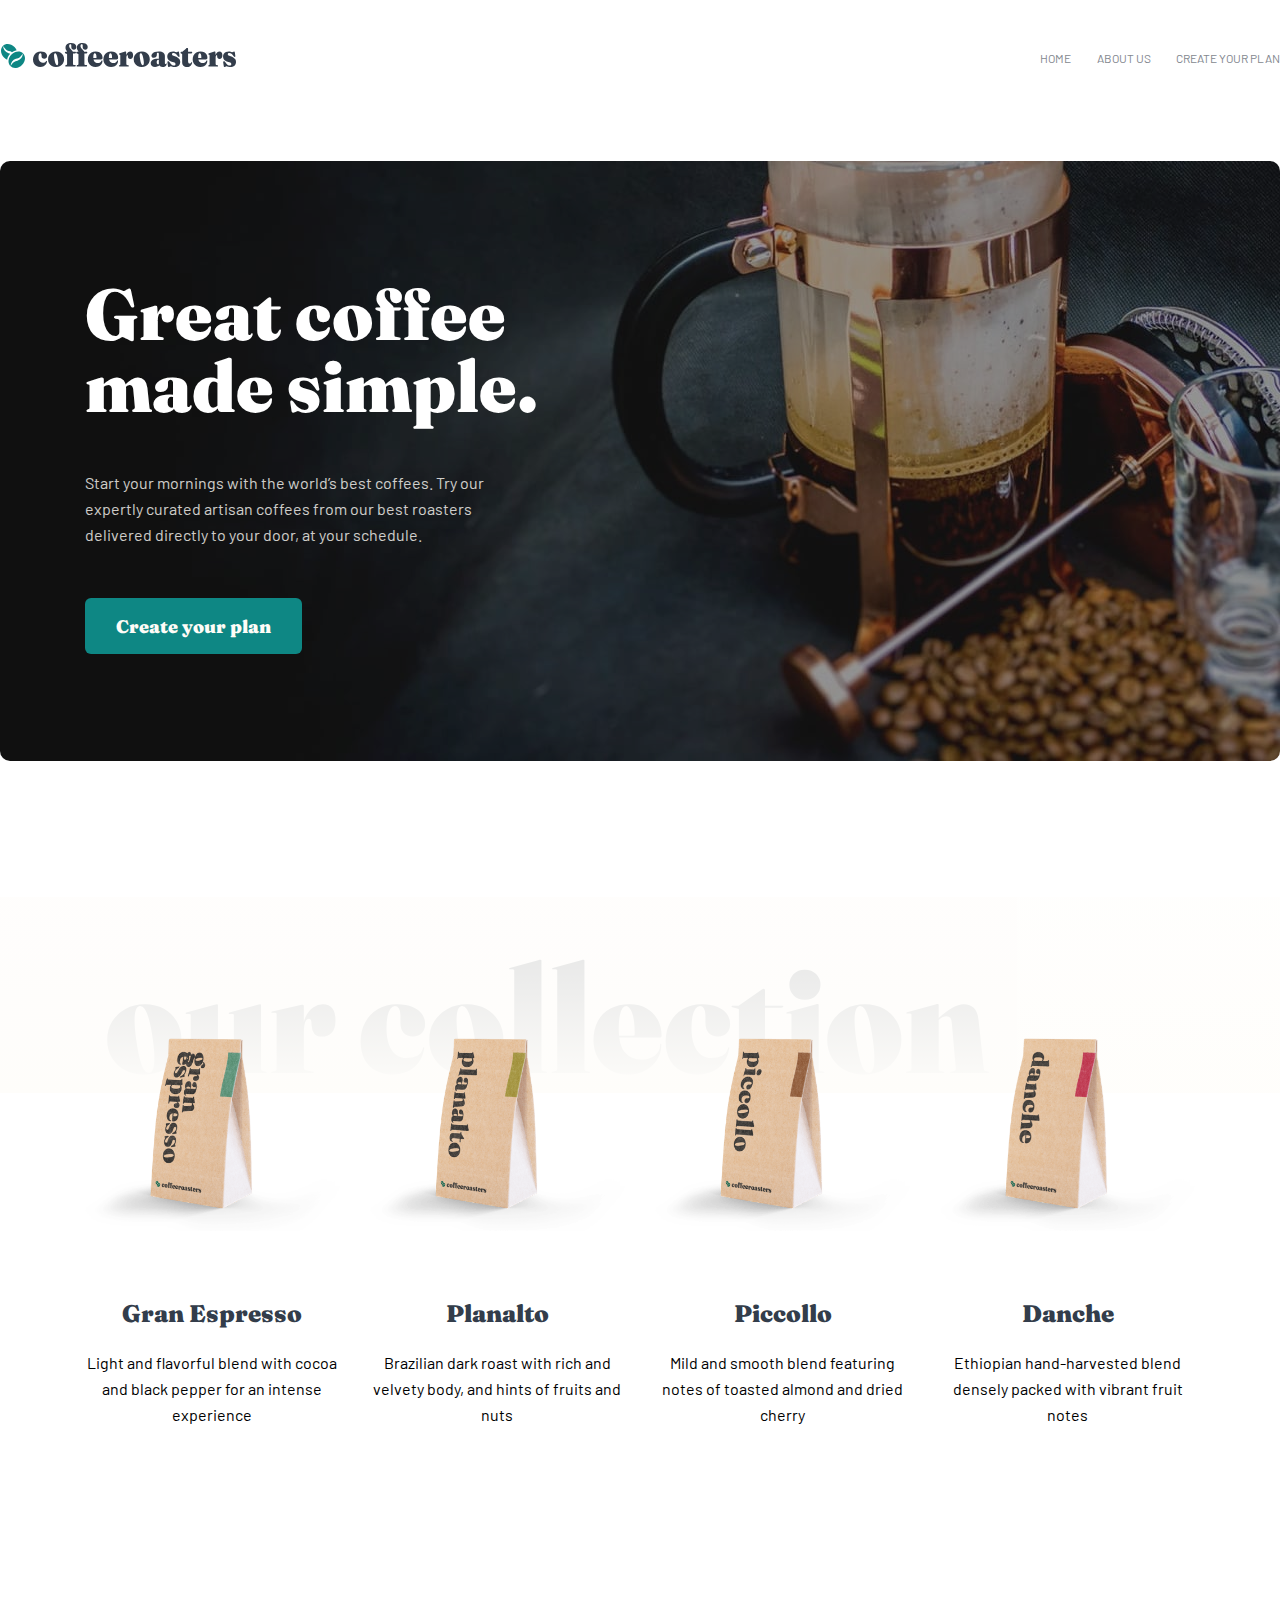
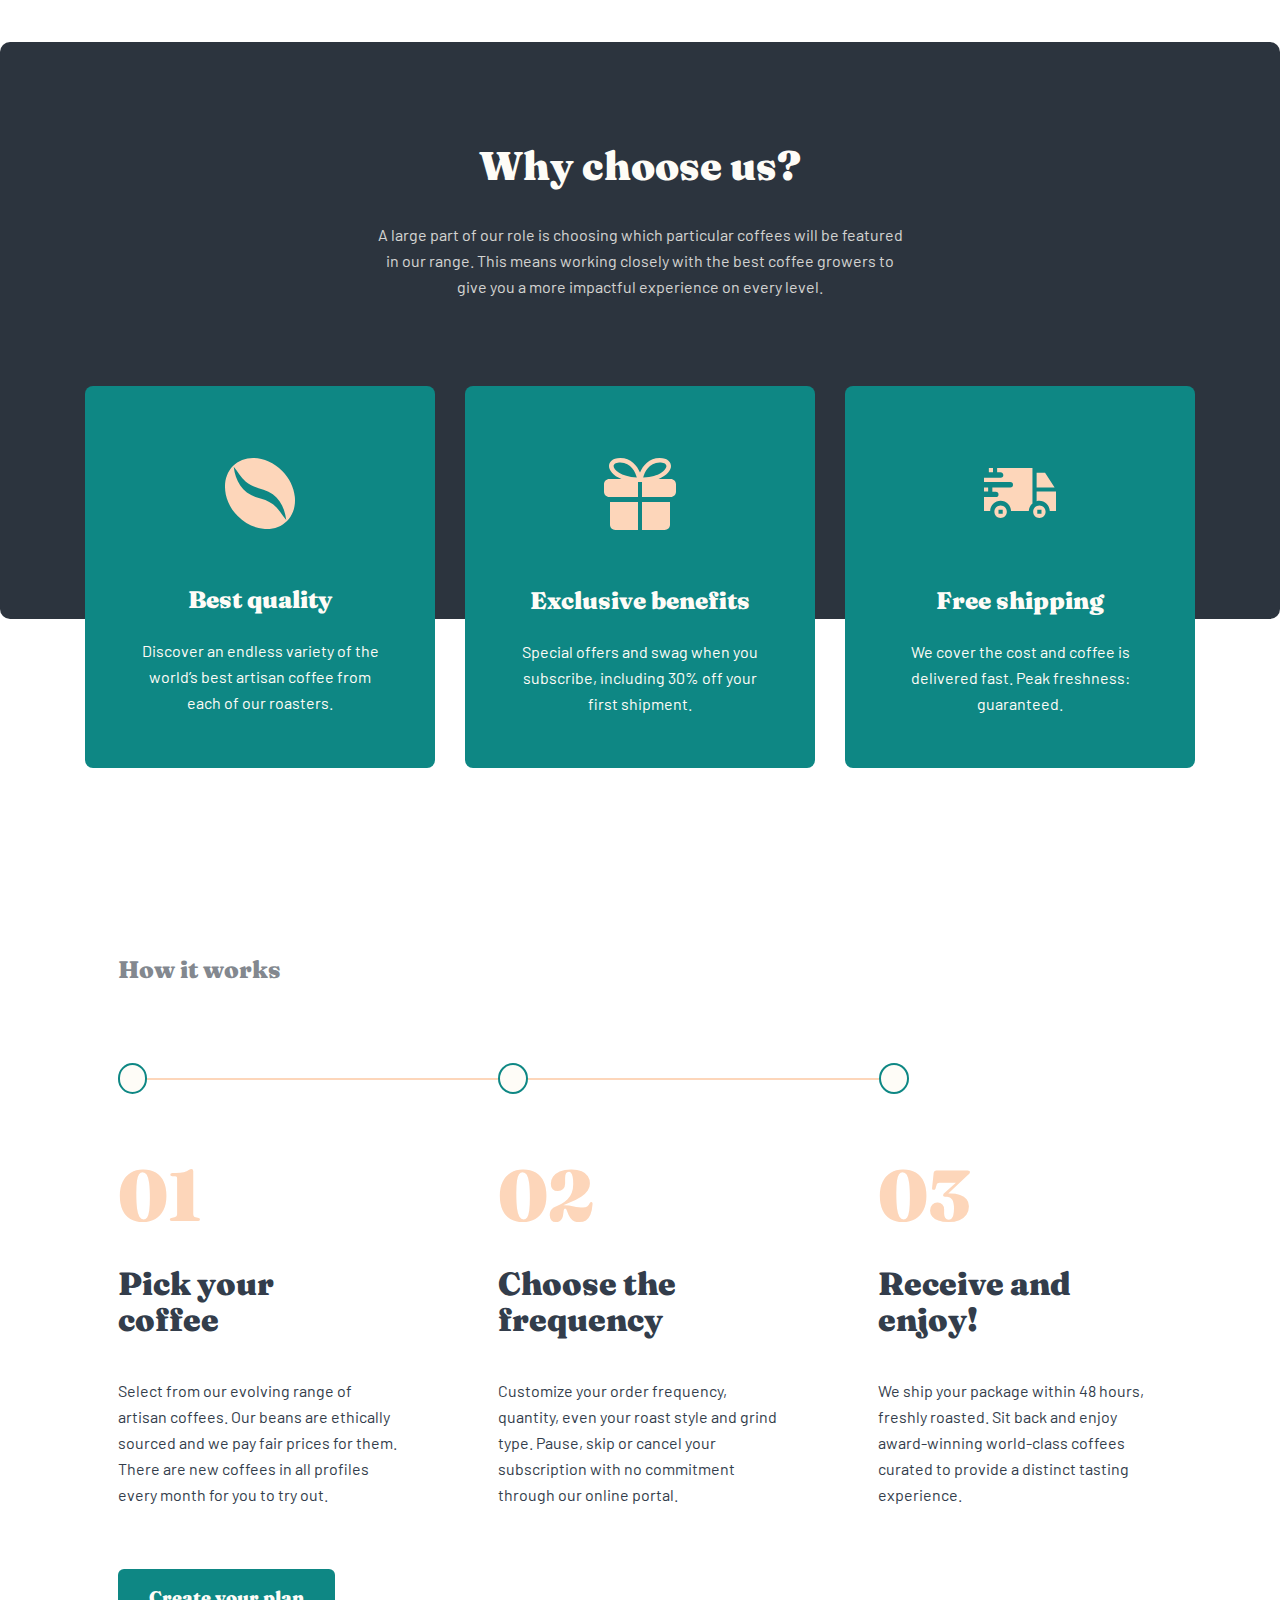
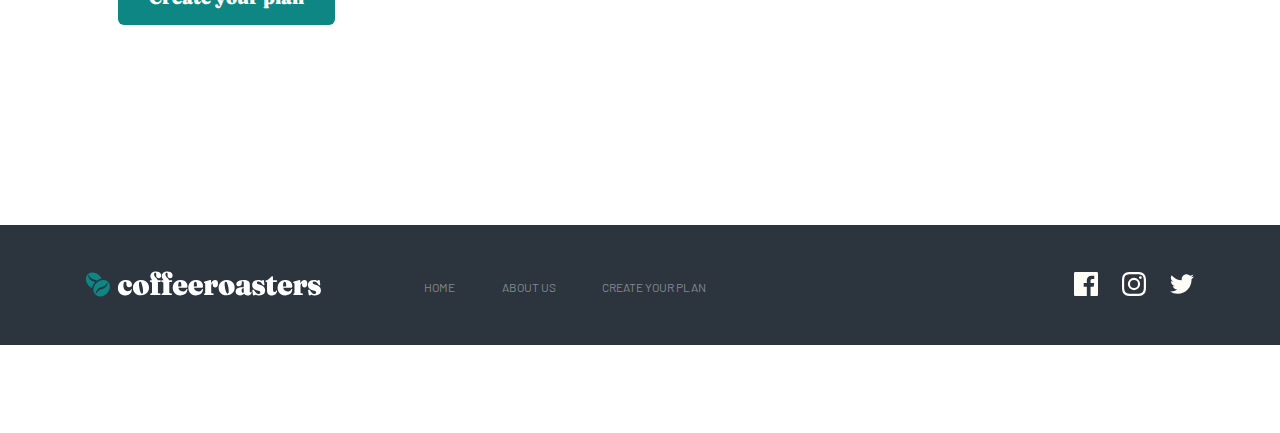
<file: index.html>
<!DOCTYPE html>
<html lang="en">
    <head>
        <meta charset="UTF-8" />
        <meta name="viewport" content="width=device-width, initial-scale=1.0" />

        <link rel="icon" type="image/png" sizes="32x32" href="./assets/favicon-32x32.png" />
        <link rel="preconnect" href="https://fonts.googleapis.com" />
        <link rel="preconnect" href="https://fonts.gstatic.com" crossorigin />
        <link
            href="https://fonts.googleapis.com/css2?family=Barlow:wght@400;700&family=Fraunces:wght@900&display=swap"
            rel="stylesheet"
        />
        <link rel="stylesheet" type="text/css" href="style.css" />

        <title>Frontend Mentor | Coffeeroasters subscription site</title>
    </head>
    <body>
        <header>
            <nav>
                <div class="logo">
                    <img src="./assets/shared/desktop/logo.svg" alt="Logo Coffeeroasters" />
                </div>
                <ul id="nav-menu">
                    <li><a href="index.html">Home</a></li>
                    <li><a href="about_us.html">About us</a></li>
                    <li><a href="plan.html">Create your plan</a></li>
                </ul>
                <div class="nav-bk"></div>
                <div id="nav-menu-lines" class="active">
                    <div class="line line1"></div>
                    <div class="line line2"></div>
                    <div class="line line3"></div>
                </div>
                <div id="nav-menu-close">
                    <div class="close-line line3"></div>
                    <div class="close-line line4"></div>
                </div>
            </nav>
        </header>
        <main>
            <section class="container-landing">
                <h1>Great coffee made simple.</h1>
                <p>
                    Start your mornings with the world’s best coffees. Try our expertly curated
                    artisan coffees from our best roasters delivered directly to your door, at your
                    schedule.
                </p>
                <button class="btn"><a href="plan.html">Create your plan</a></button>
            </section>

            <section class="container-collection">
                <div class="title-container">
                    <div class="title-background"></div>
                    <div class="title-collection">Our collection</div>
                </div>
                <div class="cards-collection">
                    <div class="card-coffee">
                        <div class="card-image">
                            <img
                                src="./assets/home/desktop/image-gran-espresso.png"
                                alt="Gran Espresso"
                            />
                        </div>
                        <div>
                            <h4>Gran Espresso</h4>
                            <p>
                                Light and flavorful blend with cocoa and black pepper for an intense
                                experience
                            </p>
                        </div>
                    </div>
                    <div class="card-coffee">
                        <div class="card-image">
                            <img src="./assets/home/desktop/image-planalto.png" alt="Planalto" />
                        </div>
                        <div>
                            <h4>Planalto</h4>
                            <p>
                                Brazilian dark roast with rich and velvety body, and hints of fruits
                                and nuts
                            </p>
                        </div>
                    </div>
                    <div class="card-coffee">
                        <div class="card-image">
                            <img src="./assets/home/desktop/image-piccollo.png" alt="Piccollo" />
                        </div>
                        <div>
                            <h4>Piccollo</h4>
                            <p>
                                Mild and smooth blend featuring notes of toasted almond and dried
                                cherry
                            </p>
                        </div>
                    </div>
                    <div class="card-coffee">
                        <div class="card-image">
                            <img src="./assets/home/desktop/image-danche.png" alt="Danche" />
                        </div>
                        <div>
                            <h4>Danche</h4>
                            <p>
                                Ethiopian hand-harvested blend densely packed with vibrant fruit
                                notes
                            </p>
                        </div>
                    </div>
                </div>
            </section>

            <section class="container-choose">
                <div class="container-top">
                    <h2>Why choose us?</h2>
                    <p>
                        A large part of our role is choosing which particular coffees will be
                        featured in our range. This means working closely with the best coffee
                        growers to give you a more impactful experience on every level.
                    </p>
                </div>
                <div class="cards-choose">
                    <div class="card-choose">
                        <img src="./assets/home/desktop/icon-coffee-bean.svg" alt="Coffee bean" />
                        <div>
                            <h4>Best quality</h4>
                            <p>
                                Discover an endless variety of the world’s best artisan coffee from
                                each of our roasters.
                            </p>
                        </div>
                    </div>
                    <div class="card-choose">
                        <img src="./assets/home/desktop/icon-gift.svg" alt="Gift" />
                        <div>
                            <h4>Exclusive benefits</h4>
                            <p>
                                Special offers and swag when you subscribe, including 30% off your
                                first shipment.
                            </p>
                        </div>
                    </div>
                    <div class="card-choose">
                        <img src="./assets/home/desktop/icon-truck.svg" alt="Truck" />
                        <div>
                            <h4>Free shipping</h4>
                            <p>
                                We cover the cost and coffee is delivered fast. Peak freshness:
                                guaranteed.
                            </p>
                        </div>
                    </div>
                </div>
            </section>
            <section class="selection">
                <div class="selection-container">
                    <h4>How it works</h4>
                    <div class="selector">
                        <div class="selector-circle-container">
                            <div class="circle"></div>
                            <div class="line"></div>
                            <div class="circle"></div>
                            <div class="line"></div>
                            <div class="circle"></div>
                        </div>
                    </div>
                    <div class="coffee-picker">
                        <div class="selectors">
                            <div class="selector-number">01</div>
                            <div class="selector-action">Pick your coffee</div>
                            <p>
                                Select from our evolving range of artisan coffees. Our beans are
                                ethically sourced and we pay fair prices for them. There are new
                                coffees in all profiles every month for you to try out.
                            </p>
                        </div>

                        <div class="selectors">
                            <div class="selector-number">02</div>
                            <div class="selector-action">Choose the frequency</div>
                            <p class="second-p">
                                Customize your order frequency, quantity, even your roast style and
                                grind type. Pause, skip or cancel your subscription with no
                                commitment through our online portal.
                            </p>
                        </div>

                        <div class="selectors">
                            <div class="selector-number">03</div>
                            <div class="selector-action">Receive and enjoy!</div>
                            <p>
                                We ship your package within 48 hours, freshly roasted. Sit back and
                                enjoy award-winning world-class coffees curated to provide a
                                distinct tasting experience.
                            </p>
                        </div>
                    </div>
                </div>
                <button class="btn"><a href="plan.html">Create your plan</a></button>
            </section>

            <footer>
                <div class="nav-footer">
                    <div class="logo">
                        <img
                            src="./assets/shared/desktop/logo-footer.svg"
                            alt="Logo Coffeeroasters"
                        />
                    </div>
                    <div class="nav-links">
                        <ul>
                            <li><a href="index.html">Home</a></li>
                            <li><a href="about_us.html">About us</a></li>
                            <li><a href="plan.html">Create your plan</a></li>
                        </ul>
                    </div>
                    <div class="social-icons">
                        <a href="">
                            <svg
                                class="icon"
                                xmlns="http://www.w3.org/2000/svg"
                                width="24"
                                height="24"
                            >
                                <path
                                    d="M22.675 0H1.325C.593 0 0 .593 0 1.325v21.351C0 23.407.593 24 1.325 24H12.82v-9.294H9.692v-3.622h3.128V8.413c0-3.1 1.893-4.788 4.659-4.788 1.325 0 2.463.099 2.795.143v3.24l-1.918.001c-1.504 0-1.795.715-1.795 1.763v2.313h3.587l-.467 3.622h-3.12V24h6.116c.73 0 1.323-.593 1.323-1.325V1.325C24 .593 23.407 0 22.675 0z"
                                />
                            </svg>
                        </a>
                        <a href="">
                            <svg
                                class="icon"
                                xmlns="http://www.w3.org/2000/svg"
                                width="24"
                                height="24"
                            >
                                <path
                                    d="M12 2.163c3.204 0 3.584.012 4.85.07 3.252.148 4.771 1.691 4.919 4.919.058 1.265.069 1.645.069 4.849 0 3.205-.012 3.584-.069 4.849-.149 3.225-1.664 4.771-4.919 4.919-1.266.058-1.644.07-4.85.07-3.204 0-3.584-.012-4.849-.07-3.26-.149-4.771-1.699-4.919-4.92-.058-1.265-.07-1.644-.07-4.849 0-3.204.013-3.583.07-4.849.149-3.227 1.664-4.771 4.919-4.919 1.266-.057 1.645-.069 4.849-.069zM12 0C8.741 0 8.333.014 7.053.072 2.695.272.273 2.69.073 7.052.014 8.333 0 8.741 0 12c0 3.259.014 3.668.072 4.948.2 4.358 2.618 6.78 6.98 6.98C8.333 23.986 8.741 24 12 24c3.259 0 3.668-.014 4.948-.072 4.354-.2 6.782-2.618 6.979-6.98.059-1.28.073-1.689.073-4.948 0-3.259-.014-3.667-.072-4.947-.196-4.354-2.617-6.78-6.979-6.98C15.668.014 15.259 0 12 0zm0 5.838a6.162 6.162 0 100 12.324 6.162 6.162 0 000-12.324zM12 16a4 4 0 110-8 4 4 0 010 8zm6.406-11.845a1.44 1.44 0 100 2.881 1.44 1.44 0 000-2.881z"
                                />
                            </svg>
                        </a>
                        <a href="">
                            <svg
                                class="icon"
                                xmlns="http://www.w3.org/2000/svg"
                                width="24"
                                height="20"
                            >
                                <path
                                    d="M24 2.557a9.83 9.83 0 01-2.828.775A4.932 4.932 0 0023.337.608a9.864 9.864 0 01-3.127 1.195A4.916 4.916 0 0016.616.248c-3.179 0-5.515 2.966-4.797 6.045A13.978 13.978 0 011.671 1.149a4.93 4.93 0 001.523 6.574 4.903 4.903 0 01-2.229-.616c-.054 2.281 1.581 4.415 3.949 4.89a4.935 4.935 0 01-2.224.084 4.928 4.928 0 004.6 3.419A9.9 9.9 0 010 17.54a13.94 13.94 0 007.548 2.212c9.142 0 14.307-7.721 13.995-14.646A10.025 10.025 0 0024 2.557z"
                                />
                            </svg>
                        </a>
                    </div>
                </div>
            </footer>
        </main>
        <script src="menu-script.js"></script>
    </body>
</html>
</file>
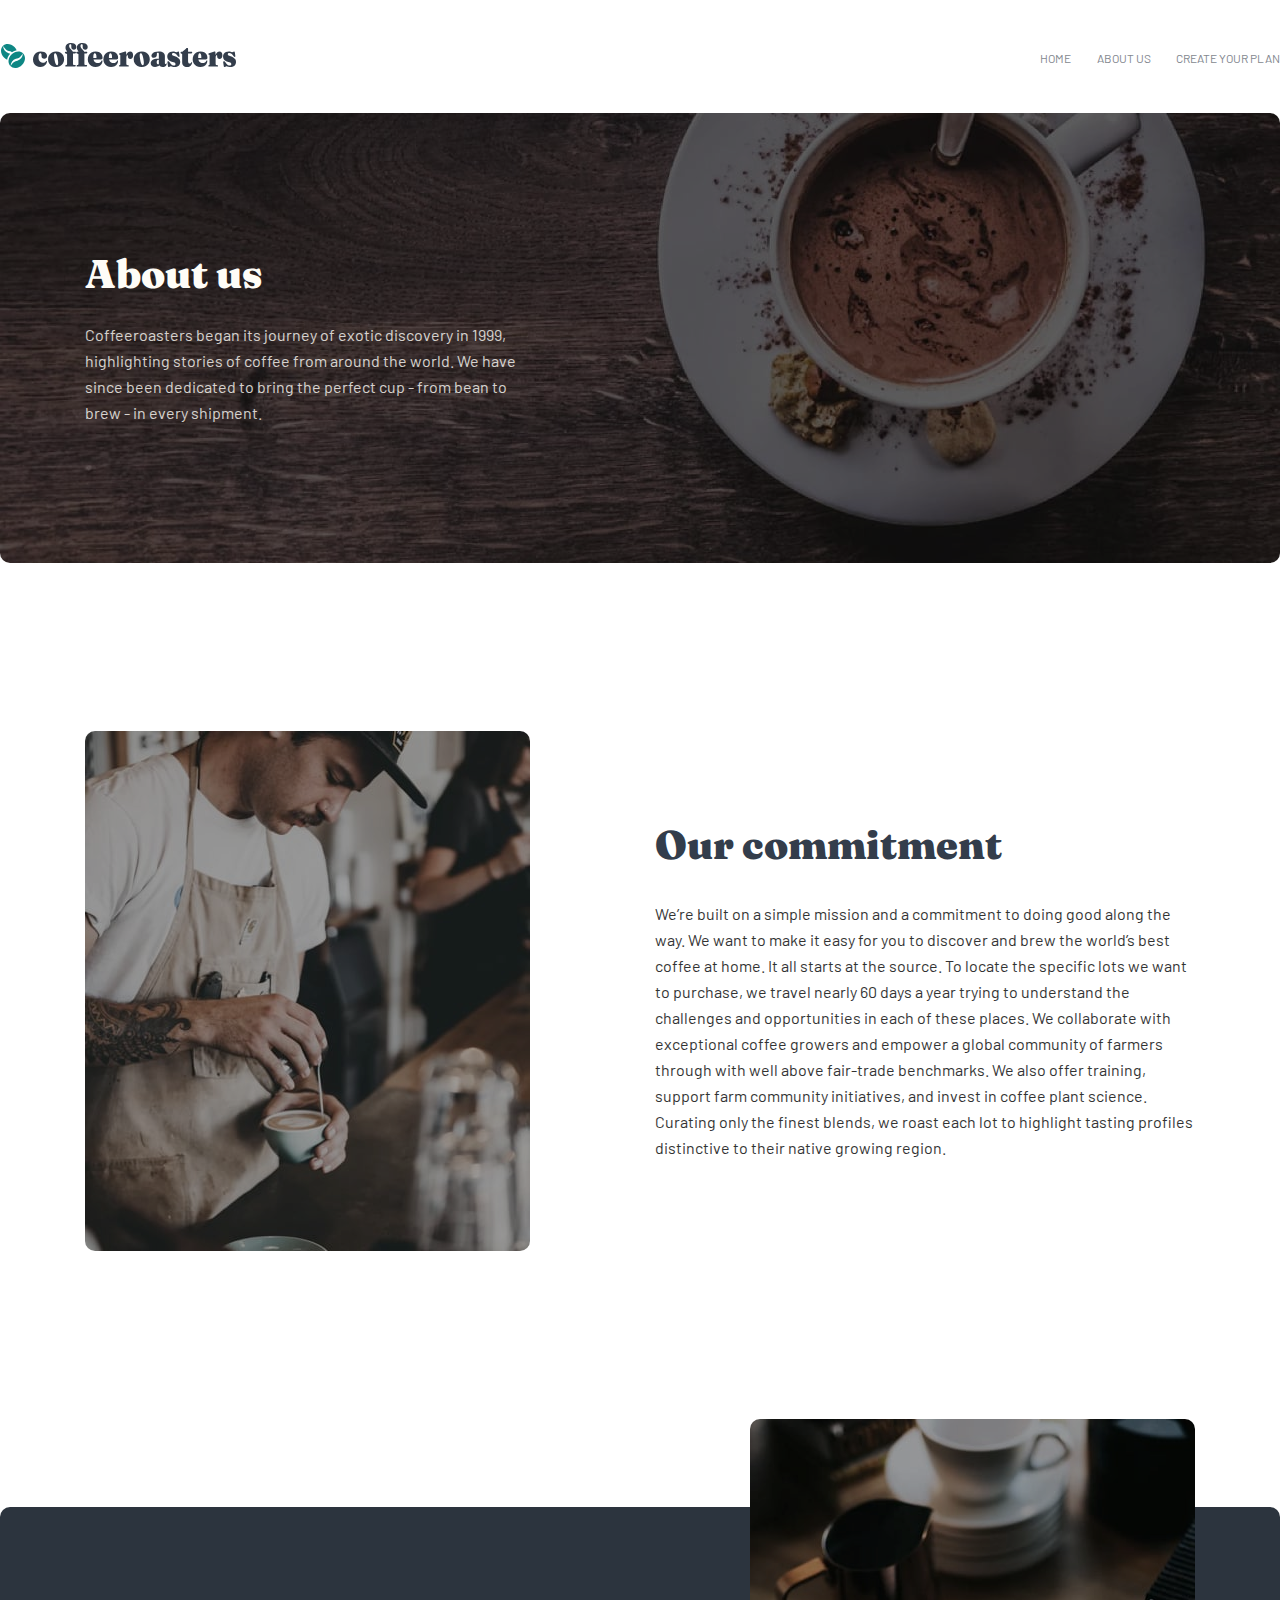
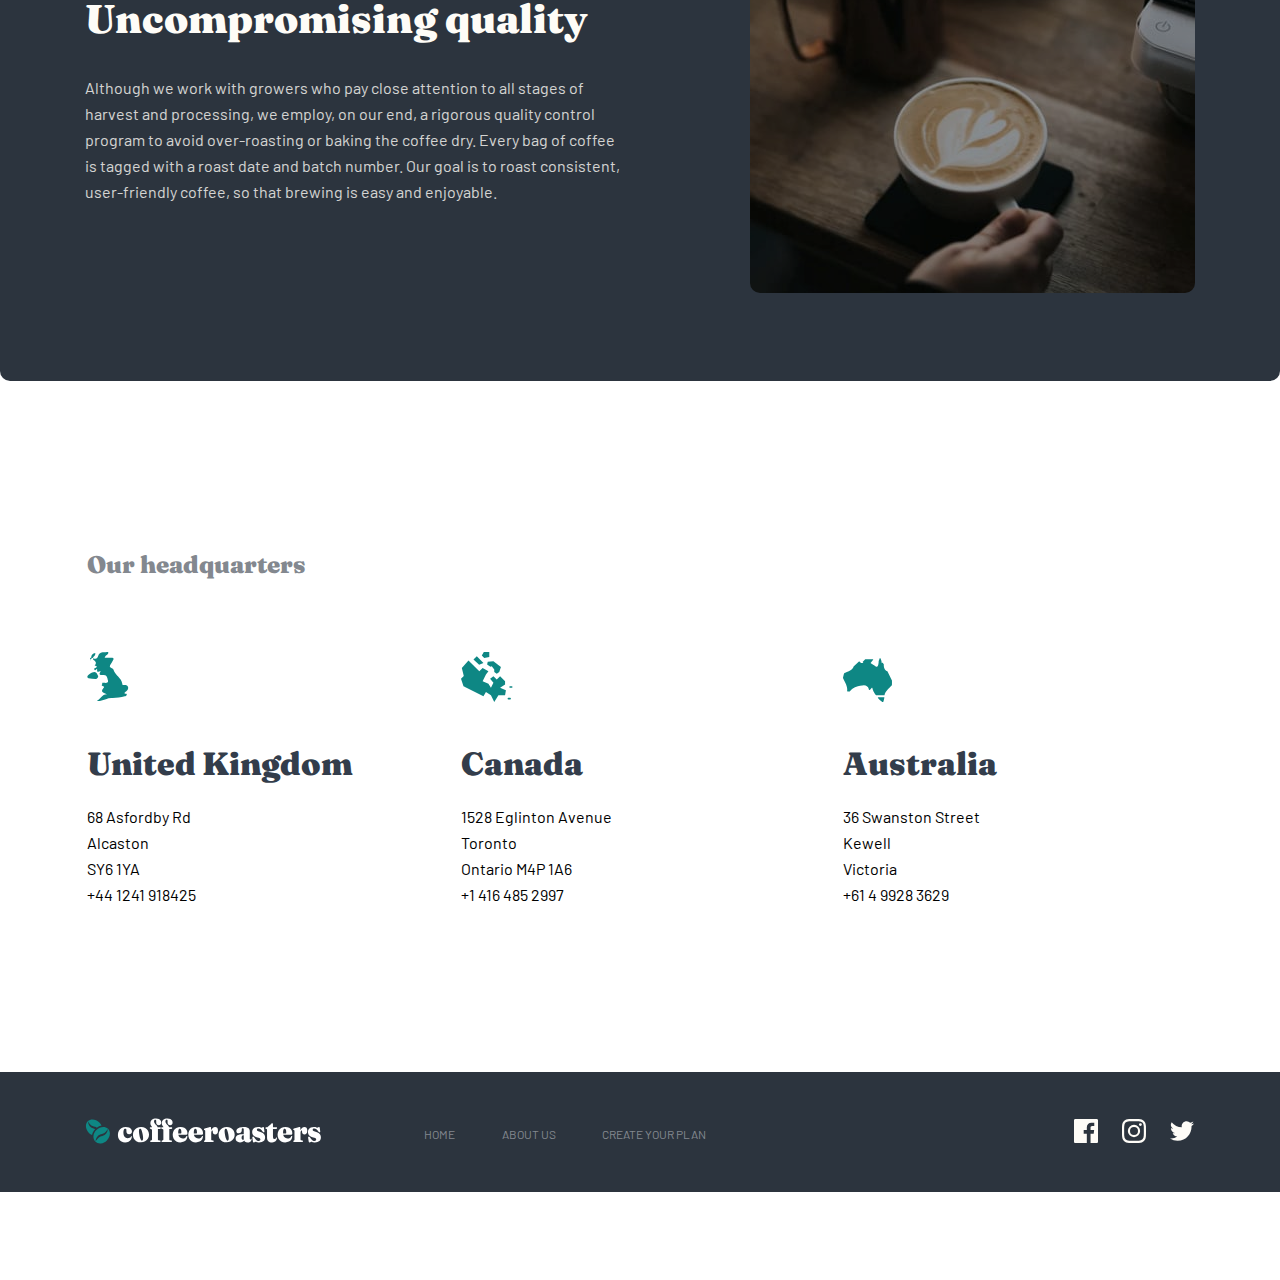
<file: about_us.html>
<!DOCTYPE html>
<html lang="en">
    <head>
        <meta charset="UTF-8" />
        <meta name="viewport" content="width=device-width, initial-scale=1.0" />

        <link rel="icon" type="image/png" sizes="32x32" href="./assets/favicon-32x32.png" />
        <link rel="preconnect" href="https://fonts.googleapis.com" />
        <link rel="preconnect" href="https://fonts.gstatic.com" crossorigin />
        <link
            href="https://fonts.googleapis.com/css2?family=Barlow:wght@400;700&family=Fraunces:wght@900&display=swap"
            rel="stylesheet"
        />
        <link rel="stylesheet" type="text/css" href="about_us.css" />

        <title>Frontend Mentor | Coffeeroasters subscription site</title>
    </head>
    <body>
        <header>
            <nav>
                <div class="logo">
                    <img src="./assets/shared/desktop/logo.svg" alt="Logo Coffeeroasters" />
                </div>
                <ul id="nav-menu">
                    <li><a href="index.html">Home</a></li>
                    <li><a href="about_us.html">About us</a></li>
                    <li><a href="plan.html">Create your plan</a></li>
                </ul>
                <div class="nav-bk"></div>
                <div id="nav-menu-lines" class="active">
                    <div class="line line1"></div>
                    <div class="line line2"></div>
                    <div class="line line3"></div>
                </div>
                <div id="nav-menu-close">
                    <div class="close-line line3"></div>
                    <div class="close-line line4"></div>
                </div>
            </nav>
        </header>
        <main>
            <section class="container-about">
                <h2>About us</h2>
                <p>
                    Coffeeroasters began its journey of exotic discovery in 1999, highlighting
                    stories of coffee from around the world. We have since been dedicated to bring
                    the perfect cup - from bean to brew - in every shipment.
                </p>
            </section>

            <section class="container-commitment">
                <div class="commit-image"></div>
                <div>
                    <h2>Our commitment</h2>
                    <p>
                        We’re built on a simple mission and a commitment to doing good along the
                        way. We want to make it easy for you to discover and brew the world’s best
                        coffee at home. It all starts at the source. To locate the specific lots we
                        want to purchase, we travel nearly 60 days a year trying to understand the
                        challenges and opportunities in each of these places. We collaborate with
                        exceptional coffee growers and empower a global community of farmers through
                        with well above fair-trade benchmarks. We also offer training, support farm
                        community initiatives, and invest in coffee plant science. Curating only the
                        finest blends, we roast each lot to highlight tasting profiles distinctive
                        to their native growing region.
                    </p>
                </div>
            </section>
            <section class="container-quality">
                <div>
                    <h2>Uncompromising quality</h2>
                    <p>
                        Although we work with growers who pay close attention to all stages of
                        harvest and processing, we employ, on our end, a rigorous quality control
                        program to avoid over-roasting or baking the coffee dry. Every bag of coffee
                        is tagged with a roast date and batch number. Our goal is to roast
                        consistent, user-friendly coffee, so that brewing is easy and enjoyable.
                    </p>
                </div>
                <div class="quality-image"></div>
            </section>
            <section class="container-hq">
                <h4>Our headquarters</h4>
                <div class="hqs">
                    <div class="hq-uk">
                        <img src="./assets/about/desktop/illustration-uk.svg" alt="Uk" />
                        <h3>United Kingdom</h3>
                        <p>
                            68 Asfordby Rd <br />
                            Alcaston <br />
                            SY6 1YA <br />
                            +44 1241 918425
                        </p>
                    </div>
                    <div class="hq-can">
                        <img src="./assets/about/desktop/illustration-canada.svg" alt="Canada" />
                        <h3>Canada</h3>
                        <p>1528 Eglinton Avenue <br /></p>
                        <p>
                            Toronto <br />
                            Ontario M4P 1A6 <br />
                            +1 416 485 2997
                        </p>
                    </div>
                    <div class="hq-aus">
                        <img
                            src="./assets/about/desktop/illustration-australia.svg"
                            alt="Australia"
                        />
                        <h3>Australia</h3>
                        <p>
                            36 Swanston Street <br />
                            Kewell <br />
                            Victoria <br />
                            +61 4 9928 3629
                        </p>
                    </div>
                </div>
            </section>

            <footer>
                <div class="nav-footer">
                    <div class="logo">
                        <img
                            src="./assets/shared/desktop/logo-footer.svg"
                            alt="Logo Coffeeroasters"
                        />
                    </div>
                    <div class="nav-links">
                        <ul>
                            <li><a href="index.html">Home</a></li>
                            <li><a href="about_us.html">About us</a></li>
                            <li><a href="plan.html">Create your plan</a></li>
                        </ul>
                    </div>
                    <div class="social-icons">
                        <a href="">
                            <svg
                                class="icon"
                                xmlns="http://www.w3.org/2000/svg"
                                width="24"
                                height="24"
                            >
                                <path
                                    d="M22.675 0H1.325C.593 0 0 .593 0 1.325v21.351C0 23.407.593 24 1.325 24H12.82v-9.294H9.692v-3.622h3.128V8.413c0-3.1 1.893-4.788 4.659-4.788 1.325 0 2.463.099 2.795.143v3.24l-1.918.001c-1.504 0-1.795.715-1.795 1.763v2.313h3.587l-.467 3.622h-3.12V24h6.116c.73 0 1.323-.593 1.323-1.325V1.325C24 .593 23.407 0 22.675 0z"
                                />
                            </svg>
                        </a>
                        <a href="">
                            <svg
                                class="icon"
                                xmlns="http://www.w3.org/2000/svg"
                                width="24"
                                height="24"
                            >
                                <path
                                    d="M12 2.163c3.204 0 3.584.012 4.85.07 3.252.148 4.771 1.691 4.919 4.919.058 1.265.069 1.645.069 4.849 0 3.205-.012 3.584-.069 4.849-.149 3.225-1.664 4.771-4.919 4.919-1.266.058-1.644.07-4.85.07-3.204 0-3.584-.012-4.849-.07-3.26-.149-4.771-1.699-4.919-4.92-.058-1.265-.07-1.644-.07-4.849 0-3.204.013-3.583.07-4.849.149-3.227 1.664-4.771 4.919-4.919 1.266-.057 1.645-.069 4.849-.069zM12 0C8.741 0 8.333.014 7.053.072 2.695.272.273 2.69.073 7.052.014 8.333 0 8.741 0 12c0 3.259.014 3.668.072 4.948.2 4.358 2.618 6.78 6.98 6.98C8.333 23.986 8.741 24 12 24c3.259 0 3.668-.014 4.948-.072 4.354-.2 6.782-2.618 6.979-6.98.059-1.28.073-1.689.073-4.948 0-3.259-.014-3.667-.072-4.947-.196-4.354-2.617-6.78-6.979-6.98C15.668.014 15.259 0 12 0zm0 5.838a6.162 6.162 0 100 12.324 6.162 6.162 0 000-12.324zM12 16a4 4 0 110-8 4 4 0 010 8zm6.406-11.845a1.44 1.44 0 100 2.881 1.44 1.44 0 000-2.881z"
                                />
                            </svg>
                        </a>
                        <a href="">
                            <svg
                                class="icon"
                                xmlns="http://www.w3.org/2000/svg"
                                width="24"
                                height="20"
                            >
                                <path
                                    d="M24 2.557a9.83 9.83 0 01-2.828.775A4.932 4.932 0 0023.337.608a9.864 9.864 0 01-3.127 1.195A4.916 4.916 0 0016.616.248c-3.179 0-5.515 2.966-4.797 6.045A13.978 13.978 0 011.671 1.149a4.93 4.93 0 001.523 6.574 4.903 4.903 0 01-2.229-.616c-.054 2.281 1.581 4.415 3.949 4.89a4.935 4.935 0 01-2.224.084 4.928 4.928 0 004.6 3.419A9.9 9.9 0 010 17.54a13.94 13.94 0 007.548 2.212c9.142 0 14.307-7.721 13.995-14.646A10.025 10.025 0 0024 2.557z"
                                />
                            </svg>
                        </a>
                    </div>
                </div>
            </footer>
        </main>
        <script src="menu-script.js"></script>
    </body>
</html>
</file>
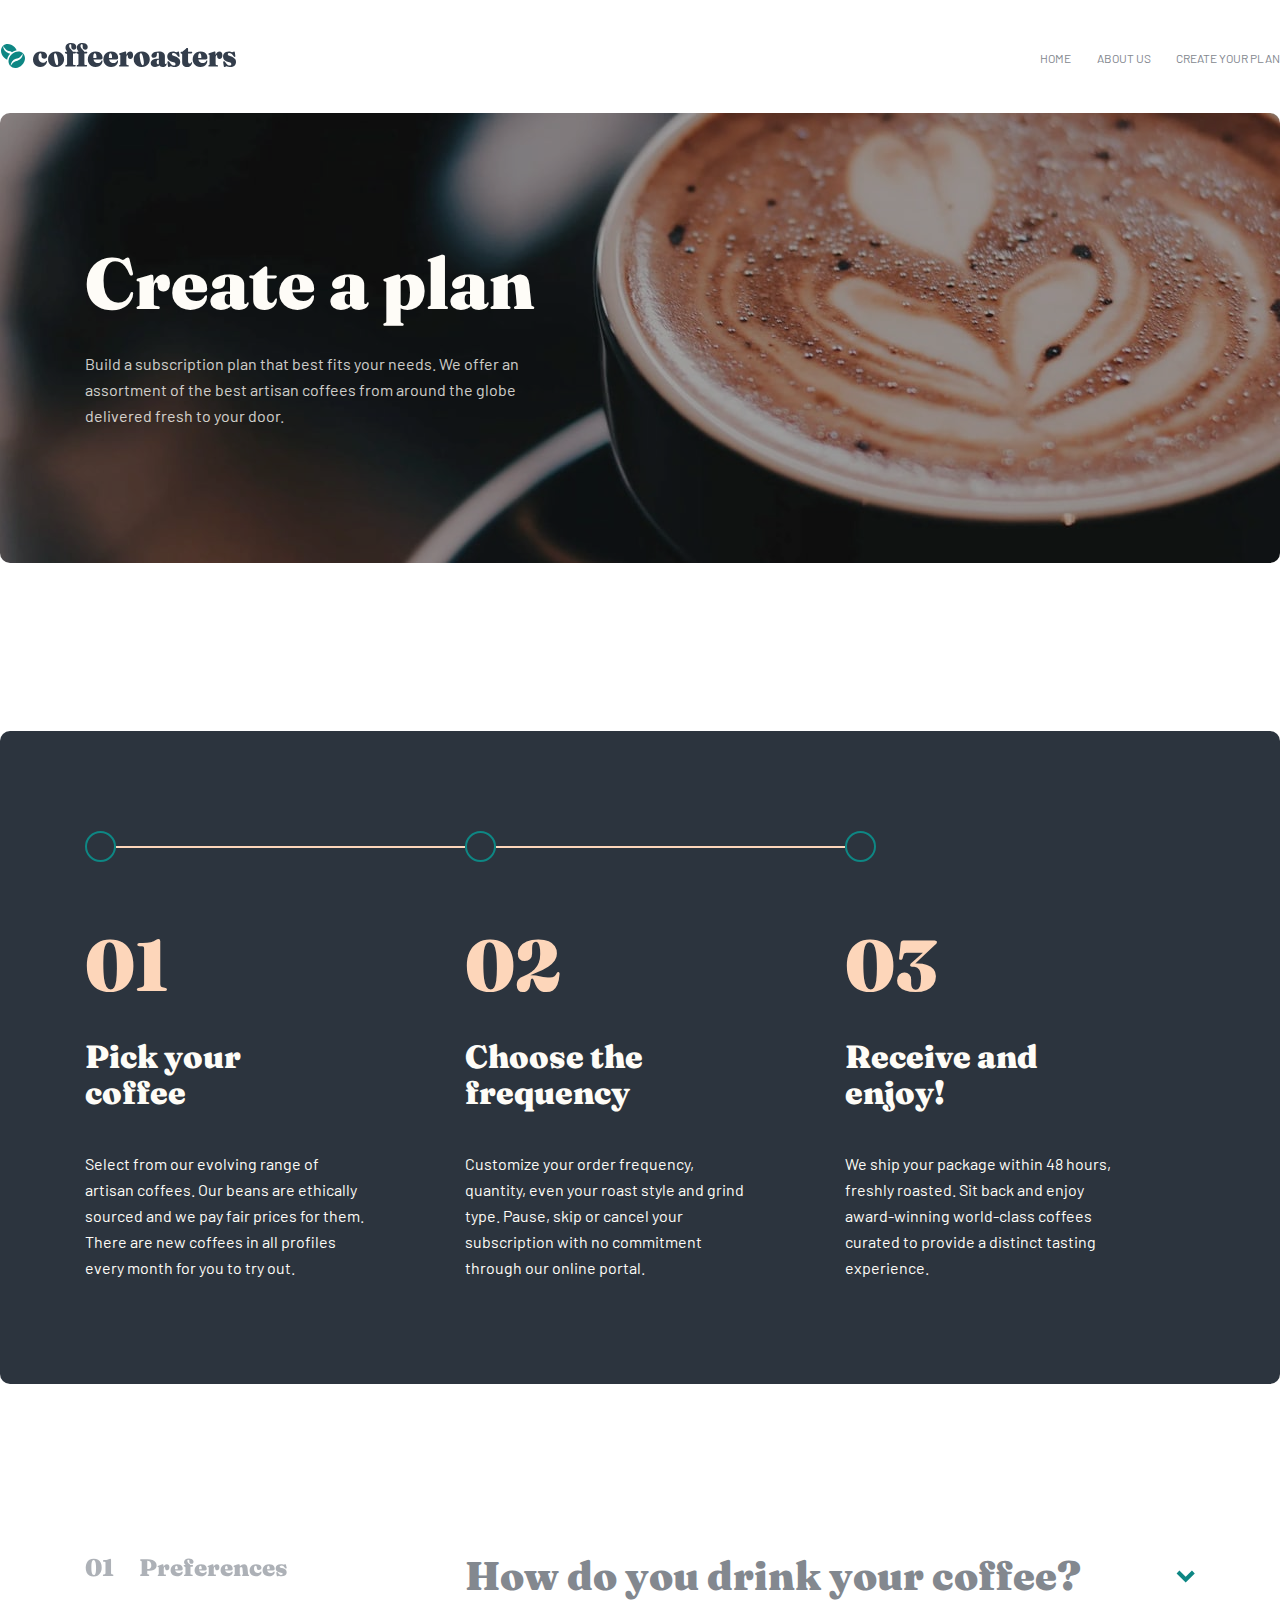
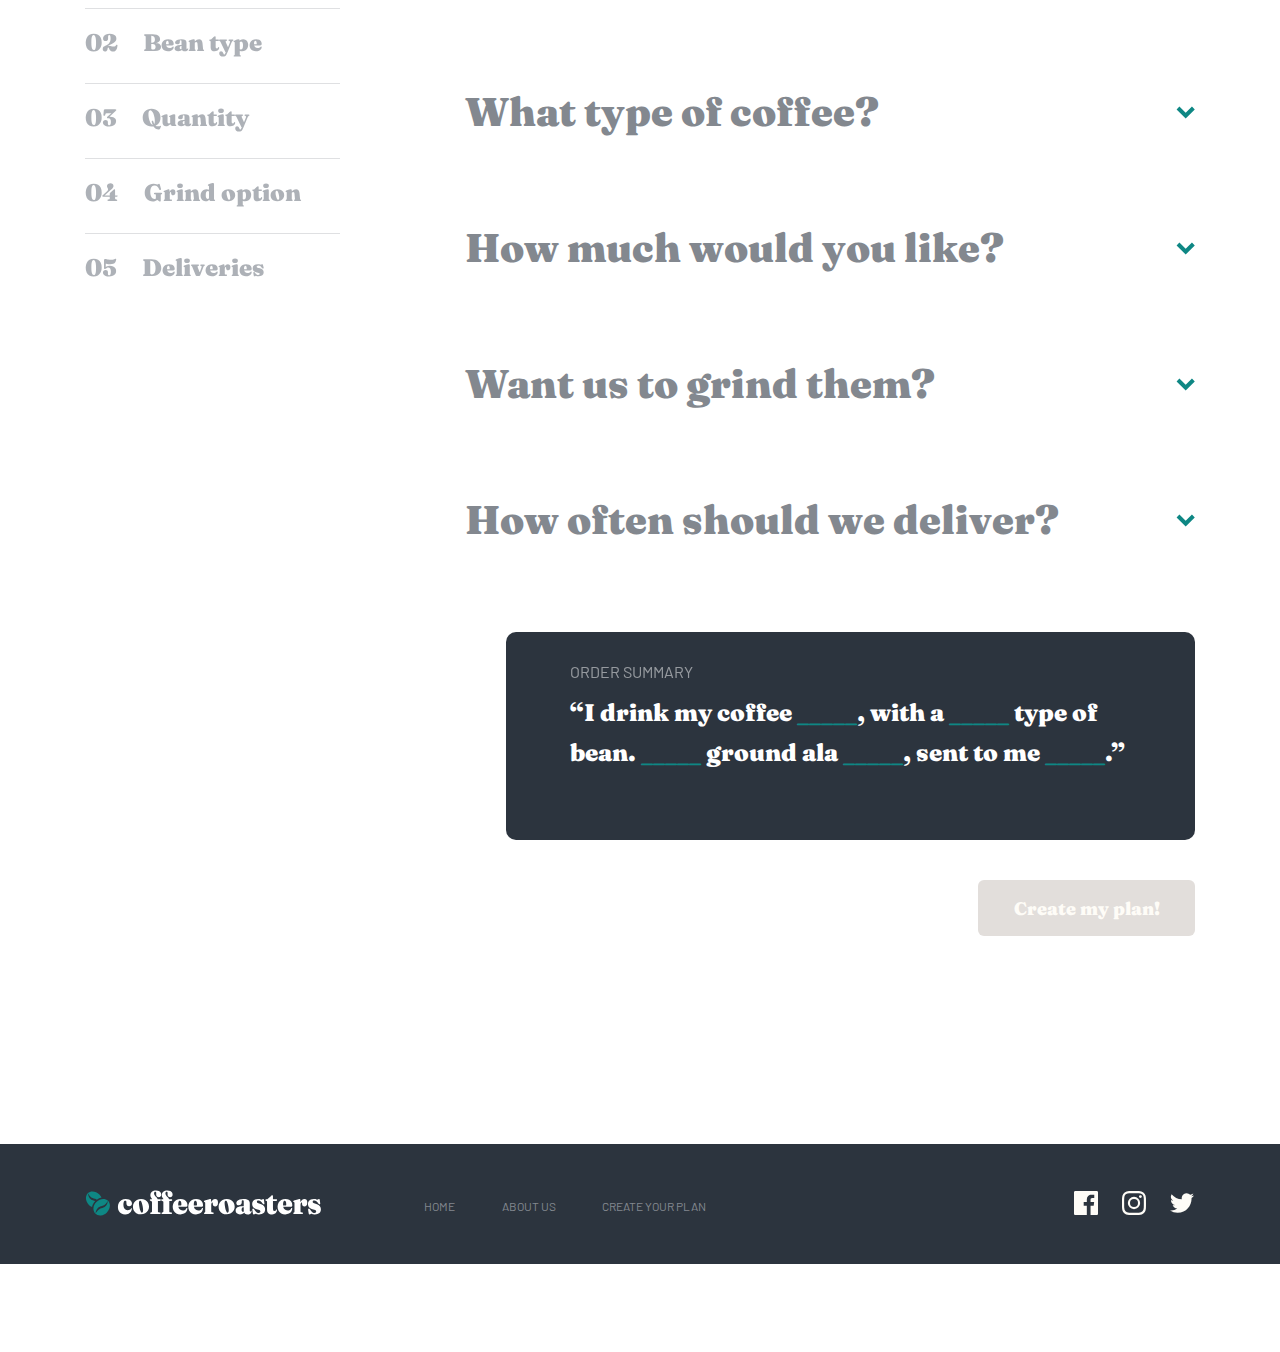
<file: plan.html>
<!DOCTYPE html>
<html lang="en">
    <head>
        <meta charset="UTF-8" />
        <meta name="viewport" content="width=device-width, initial-scale=1.0" />

        <link rel="icon" type="image/png" sizes="32x32" href="./assets/favicon-32x32.png" />
        <link rel="preconnect" href="https://fonts.googleapis.com" />
        <link rel="preconnect" href="https://fonts.gstatic.com" crossorigin />
        <link
            href="https://fonts.googleapis.com/css2?family=Barlow:wght@400;700&family=Fraunces:wght@900&display=swap"
            rel="stylesheet"
        />
        <link rel="stylesheet" type="text/css" href="plan.css" />

        <title>Frontend Mentor | Coffeeroasters subscription site</title>
    </head>
    <body>
        <header>
            <nav>
                <div class="logo">
                    <img src="./assets/shared/desktop/logo.svg" alt="Logo Coffeeroasters" />
                </div>
                <ul id="nav-menu">
                    <li><a href="index.html">Home</a></li>
                    <li><a href="about_us.html">About us</a></li>
                    <li><a href="plan.html">Create your plan</a></li>
                </ul>
                <div class="nav-bk"></div>
                <div id="nav-menu-lines" class="active">
                    <div class="line line1"></div>
                    <div class="line line2"></div>
                    <div class="line line3"></div>
                </div>
                <div id="nav-menu-close">
                    <div class="close-line line3"></div>
                    <div class="close-line line4"></div>
                </div>
            </nav>
        </header>
        <div class="background-modal"></div>
        <div class="modal">
            <div class="modal-top">
                <div class="close-X"></div>
                <h2>Order Summary</h2>
            </div>
            <div class="modal-content">
                <h4>
                    “I drink my coffee as <span class="coffeeTypeOrder">_____</span>, with a
                    <span class="coffeeBeanOrder">_____</span> type of bean.

                    <span class="coffeeQtyOrder">_____</span>
                    <span id="grind-modal"
                        >ground ala <span class="coffeeGrindOrder">_____</span></span
                    >, sent to me <span class="coffeeDelivOrder">_____</span>.”
                </h4>
                <p>
                    Is this correct? You can proceed to checkout or go back to plan selection if
                    something is off. Subscription discount codes can also be redeemed at the
                    checkout.
                </p>
                <div class="modal-bottom">
                    <h3 class="amount"></h3>
                    <button class="btn">Checkout <span class="btn-amount"></span></button>
                </div>
            </div>
        </div>

        <main>
            <section class="container-create-plan">
                <h1>Create a plan</h1>
                <p>
                    Build a subscription plan that best fits your needs. We offer an assortment of
                    the best artisan coffees from around the globe delivered fresh to your door.
                </p>
            </section>

            <section class="selection">
                <div class="selection-container">
                    <div class="selector">
                        <div class="selector-circle-container">
                            <div class="circle"></div>
                            <div class="line"></div>
                            <div class="circle"></div>
                            <div class="line"></div>
                            <div class="circle"></div>
                        </div>
                    </div>
                    <div class="coffee-picker">
                        <div class="selectors">
                            <div class="selector-number">01</div>
                            <div class="selector-action">Pick your coffee</div>
                            <p>
                                Select from our evolving range of artisan coffees. Our beans are
                                ethically sourced and we pay fair prices for them. There are new
                                coffees in all profiles every month for you to try out.
                            </p>
                        </div>

                        <div class="selectors">
                            <div class="selector-number">02</div>
                            <div class="selector-action">Choose the frequency</div>
                            <p class="second-p">
                                Customize your order frequency, quantity, even your roast style and
                                grind type. Pause, skip or cancel your subscription with no
                                commitment through our online portal.
                            </p>
                        </div>

                        <div class="selectors">
                            <div class="selector-number">03</div>
                            <div class="selector-action">Receive and enjoy!</div>
                            <p>
                                We ship your package within 48 hours, freshly roasted. Sit back and
                                enjoy award-winning world-class coffees curated to provide a
                                distinct tasting experience.
                            </p>
                        </div>
                    </div>
                </div>
            </section>
            <section class="planner">
                <div class="planner-container">
                    <div class="planner-selectors">
                        <ul>
                            <li class="preference planner-selector"><span>01</span> Preferences</li>
                            <li class="bean-type planner-selector"><span>02</span> Bean type</li>
                            <li class="quantity planner-selector"><span>03</span> Quantity</li>
                            <li class="grind planner-selector"><span>04</span> Grind option</li>
                            <li class="delivery planner-selector"><span>05</span> Deliveries</li>
                        </ul>
                    </div>
                    <div class="dropdowns-container">
                        <div class="dropdowns">
                            <div class="preference-dropdown dropdown">
                                <div class="dropdown-chevron">
                                    <h2>How do you drink your coffee?</h2>
                                    <svg width="19" height="13" xmlns="http://www.w3.org/2000/svg">
                                        <path
                                            d="M15.949.586l2.828 2.828-9.096 9.096L.586 3.414 3.414.586l6.267 6.267z"
                                            fill-rule="nonzero"
                                        />
                                    </svg>
                                </div>

                                <div class="options">
                                    <div id="capsOpt" class="preference-option option">
                                        <h4>Capsule</h4>
                                        <p>Compatible with Nespresso systems and similar brewers</p>
                                    </div>
                                    <div class="preference-option option">
                                        <h4>Filter</h4>
                                        <p>
                                            For pour over or drip methods like Aeropress, Chemex,
                                            and V60
                                        </p>
                                    </div>
                                    <div class="preference-option option">
                                        <h4>Espresso</h4>
                                        <p>
                                            Dense and finely ground beans for an intense, flavorful
                                            experience
                                        </p>
                                    </div>
                                </div>
                            </div>

                            <div class="bean-type-dropdown dropdown">
                                <div class="dropdown-chevron">
                                    <h2>What type of coffee?</h2>
                                    <svg width="19" height="13" xmlns="http://www.w3.org/2000/svg">
                                        <path
                                            d="M15.949.586l2.828 2.828-9.096 9.096L.586 3.414 3.414.586l6.267 6.267z"
                                            fill-rule="nonzero"
                                        />
                                    </svg>
                                </div>

                                <div class="options">
                                    <div class="bean-type-option option">
                                        <h4>Single origin</h4>
                                        <p>
                                            Distinct, high quality coffee from a specific
                                            family-owned farm
                                        </p>
                                    </div>
                                    <div class="bean-type-option option">
                                        <h4>Decaf</h4>
                                        <p>
                                            Just like regular coffee, except the caffeine has been
                                            removed
                                        </p>
                                    </div>
                                    <div class="bean-type-option option">
                                        <h4>Blended</h4>
                                        <p>
                                            Combination of two or three dark roasted beans of
                                            organic coffees
                                        </p>
                                    </div>
                                </div>
                            </div>

                            <div class="quantity-dropdown dropdown">
                                <div class="dropdown-chevron">
                                    <h2>How much would you like?</h2>
                                    <svg width="19" height="13" xmlns="http://www.w3.org/2000/svg">
                                        <path
                                            d="M15.949.586l2.828 2.828-9.096 9.096L.586 3.414 3.414.586l6.267 6.267z"
                                            fill-rule="nonzero"
                                        />
                                    </svg>
                                </div>

                                <div class="options">
                                    <div id="firstQuantity" class="quantity-option option">
                                        <h4>250g</h4>
                                        <p>
                                            Perfect for the solo drinker. Yields about 12 delicious
                                            cups.
                                        </p>
                                    </div>
                                    <div id="secondQuantity" class="quantity-option option">
                                        <h4>500g</h4>
                                        <p>
                                            Perfect option for a couple. Yields about 40 delectable
                                            cups.
                                        </p>
                                    </div>
                                    <div id="thirdQuantity" class="quantity-option option">
                                        <h4>1000g</h4>
                                        <p>
                                            Perfect for offices and events. Yields about 90
                                            delightful cups.
                                        </p>
                                    </div>
                                </div>
                            </div>

                            <div class="grind-dropdown dropdown">
                                <div class="dropdown-chevron">
                                    <h2>Want us to grind them?</h2>
                                    <svg width="19" height="13" xmlns="http://www.w3.org/2000/svg">
                                        <path
                                            d="M15.949.586l2.828 2.828-9.096 9.096L.586 3.414 3.414.586l6.267 6.267z"
                                            fill-rule="nonzero"
                                        />
                                    </svg>
                                </div>

                                <div class="options">
                                    <div class="grind-option option">
                                        <h4>Wholebean</h4>
                                        <p>
                                            Best choice if you cherish the full sensory experience
                                        </p>
                                    </div>
                                    <div class="grind-option option">
                                        <h4>Filter</h4>
                                        <p>
                                            For drip or pour-over coffee methods such as V60 or
                                            Aeropress
                                        </p>
                                    </div>
                                    <div class="grind-option option">
                                        <h4>Cafetiére</h4>
                                        <p>
                                            Course ground beans specially suited for french press
                                            coffee
                                        </p>
                                    </div>
                                </div>
                            </div>

                            <div class="delivery-dropdown dropdown">
                                <div class="dropdown-chevron">
                                    <h2>How often should we deliver?</h2>
                                    <svg width="19" height="13" xmlns="http://www.w3.org/2000/svg">
                                        <path
                                            d="M15.949.586l2.828 2.828-9.096 9.096L.586 3.414 3.414.586l6.267 6.267z"
                                            fill-rule="nonzero"
                                        />
                                    </svg>
                                </div>
                                <div class="options">
                                    <div class="weeklyChoice delivery-option option">
                                        <h4>Every week</h4>
                                        <p>
                                            <span id="amountWeekly"><!--$7.20--></span> per
                                            shipment. Includes free first-class shipping.
                                        </p>
                                    </div>
                                    <div class="BiWeeklyChoice delivery-option option">
                                        <h4>Every 2 weeks</h4>
                                        <p>
                                            <span id="amountBiWeekly"><!--$9.60--></span> per
                                            shipment. Includes free priority shipping.
                                        </p>
                                    </div>
                                    <div class="monthlyChoice delivery-option option">
                                        <h4>Every month</h4>
                                        <p>
                                            <span id="amountMonthly"><!--$12.00--></span> per
                                            shipment. Includes free priority shipping.
                                        </p>
                                    </div>
                                </div>
                            </div>
                        </div>

                        <div class="order">
                            <div>
                                <h5>Order Summary</h5>
                                <p id="order-summary">
                                    “I drink my coffee<span id="coffeeTypeBeforeText"></span>
                                    <span class="coffeeType">_____</span>, with a
                                    <span class="coffeeBean">_____</span> type of bean.
                                    <span class="coffeeQty">_____</span>
                                    <span id="grind"
                                        >ground ala <span class="coffeeGrind">_____</span></span
                                    >, sent to me <span class="coffeeDeliv">_____</span>.”
                                </p>
                            </div>
                            <button id="createPlan" class="btn">Create my plan!</button>
                        </div>
                    </div>
                </div>
            </section>

            <footer>
                <div class="nav-footer">
                    <div class="logo">
                        <img
                            src="./assets/shared/desktop/logo-footer.svg"
                            alt="Logo Coffeeroasters"
                        />
                    </div>
                    <div class="nav-links">
                        <ul>
                            <li><a href="index.html">Home</a></li>
                            <li><a href="about_us.html">About us</a></li>
                            <li><a href="plan.html">Create your plan</a></li>
                        </ul>
                    </div>
                    <div class="social-icons">
                        <a href="">
                            <svg
                                class="icon"
                                xmlns="http://www.w3.org/2000/svg"
                                width="24"
                                height="24"
                            >
                                <path
                                    d="M22.675 0H1.325C.593 0 0 .593 0 1.325v21.351C0 23.407.593 24 1.325 24H12.82v-9.294H9.692v-3.622h3.128V8.413c0-3.1 1.893-4.788 4.659-4.788 1.325 0 2.463.099 2.795.143v3.24l-1.918.001c-1.504 0-1.795.715-1.795 1.763v2.313h3.587l-.467 3.622h-3.12V24h6.116c.73 0 1.323-.593 1.323-1.325V1.325C24 .593 23.407 0 22.675 0z"
                                />
                            </svg>
                        </a>
                        <a href="">
                            <svg
                                class="icon"
                                xmlns="http://www.w3.org/2000/svg"
                                width="24"
                                height="24"
                            >
                                <path
                                    d="M12 2.163c3.204 0 3.584.012 4.85.07 3.252.148 4.771 1.691 4.919 4.919.058 1.265.069 1.645.069 4.849 0 3.205-.012 3.584-.069 4.849-.149 3.225-1.664 4.771-4.919 4.919-1.266.058-1.644.07-4.85.07-3.204 0-3.584-.012-4.849-.07-3.26-.149-4.771-1.699-4.919-4.92-.058-1.265-.07-1.644-.07-4.849 0-3.204.013-3.583.07-4.849.149-3.227 1.664-4.771 4.919-4.919 1.266-.057 1.645-.069 4.849-.069zM12 0C8.741 0 8.333.014 7.053.072 2.695.272.273 2.69.073 7.052.014 8.333 0 8.741 0 12c0 3.259.014 3.668.072 4.948.2 4.358 2.618 6.78 6.98 6.98C8.333 23.986 8.741 24 12 24c3.259 0 3.668-.014 4.948-.072 4.354-.2 6.782-2.618 6.979-6.98.059-1.28.073-1.689.073-4.948 0-3.259-.014-3.667-.072-4.947-.196-4.354-2.617-6.78-6.979-6.98C15.668.014 15.259 0 12 0zm0 5.838a6.162 6.162 0 100 12.324 6.162 6.162 0 000-12.324zM12 16a4 4 0 110-8 4 4 0 010 8zm6.406-11.845a1.44 1.44 0 100 2.881 1.44 1.44 0 000-2.881z"
                                />
                            </svg>
                        </a>
                        <a href="">
                            <svg
                                class="icon"
                                xmlns="http://www.w3.org/2000/svg"
                                width="24"
                                height="20"
                            >
                                <path
                                    d="M24 2.557a9.83 9.83 0 01-2.828.775A4.932 4.932 0 0023.337.608a9.864 9.864 0 01-3.127 1.195A4.916 4.916 0 0016.616.248c-3.179 0-5.515 2.966-4.797 6.045A13.978 13.978 0 011.671 1.149a4.93 4.93 0 001.523 6.574 4.903 4.903 0 01-2.229-.616c-.054 2.281 1.581 4.415 3.949 4.89a4.935 4.935 0 01-2.224.084 4.928 4.928 0 004.6 3.419A9.9 9.9 0 010 17.54a13.94 13.94 0 007.548 2.212c9.142 0 14.307-7.721 13.995-14.646A10.025 10.025 0 0024 2.557z"
                                />
                            </svg>
                        </a>
                    </div>
                </div>
            </footer>
        </main>
        <script src="menu-script.js"></script>
        <script src="plan-order-scripts.js"></script>
    </body>
</html>
</file>
<file: style.css>
:root {
    --dark-cyan: #0e8784;
    --dark-grey-blue: #333d4b;
    --pale-orange: #fdd6ba;
    --light-cream: #fefcf7;
    --grey: #83888f;
    --dark-grey: #2c343e;
    --btn-hover: #66d2cf;
    --btn-disabled: #e2dedb;
    --bk-blend: #a2a2a2;
}
/* || CSS reset */
* {
    box-sizing: border-box;
}
/* ||  GENERAL STYLES*/

body {
    font-family: "Barlow", sans-serif;
    min-height: 100vh;
    display: flex;
    flex-direction: column;
    background-color: white;
    position: relative;
    box-sizing: border-box;
    margin: 0;
    padding: 0;
    overflow-x: hidden;
}
h1,
h2,
h3,
h4 {
    font-family: "Fraunces", serif;
    font-style: normal;
    font-weight: 900;
    color: var(--dark-grey-blue);
    text-align: left;
}
h1 {
    font-size: 72px;
    line-height: 72px;
}
h2 {
    font-size: 40px;
    line-height: 48px;
    letter-spacing: 0px;
}
h3 {
    font-size: 32px;
    line-height: 36px;
    letter-spacing: 0px;
}
h4 {
    font-size: 24px;
    line-height: 32px;
    letter-spacing: 0px;
}
nav {
    display: flex;
    align-items: center;
    justify-content: space-between;
    width: 100%;
    z-index: 100;
}
#nav-menu-lines,
#nav-menu-close,
.nav-bk {
    display: none;
}
nav ul {
    display: flex;
    flex-direction: row;
}
nav ul li {
    list-style-type: none;
    text-transform: uppercase;
}
nav ul li a {
    text-decoration: none;
    font-size: 12px;
    line-height: 15px;
    color: var(--grey);
}
nav ul li a:hover,
nav ul li a:active {
    font-weight: 900;
}
.btn {
    background-color: var(--dark-cyan);
    border: none;
    font-family: inherit;
    border-radius: 6px;
    padding: 0;
    font-family: "Fraunces", serif;
    font-size: 18px;
    font-style: normal;
    font-weight: 900;
    line-height: 25px;
    letter-spacing: 0px;
    text-align: center;

    cursor: pointer;
}
.btn a {
    text-decoration: none;
    color: var(--light-cream);
}
.btn:hover {
    background-color: var(--btn-hover);
}
/*----------------------*/
/* CONTAINER COLLECTION */
/*----------------------*/
.title-collection {
    font-family: "Fraunces", serif;
    font-size: 150px;
    font-style: normal;
    font-weight: 900;
    line-height: 72px;
    letter-spacing: 0px;
    text-align: left;
    color: var(--grey);
    text-transform: lowercase;
    z-index: -100;
    position: absolute;
    left: 105px;
    bottom: 38px;
    margin: auto;
}
.title-container {
    width: 100%;
    height: 196px;
    position: relative;
    margin-top: 136px;
    mix-blend-mode: normal;
    opacity: 0.5;
}
.title-background {
    width: 100%;
    height: 100%;
    background: linear-gradient(rgba(254, 252, 247, 0.5) 0%, #fefcf7 100%);
    z-index: -1;
    position: absolute;
}
.cards-collection {
    width: 1111px;
    height: 399px;
    margin: auto;
    display: flex;
    align-items: flex-start;
    justify-content: space-between;
}
.card-image img {
    width: 255px;
    height: 193px;
}
.card-image {
    display: flex;
    align-items: center;
    justify-content: center;
    margin-bottom: 35px;
}
.card-coffee {
    width: 255px;
    display: flex;
    flex-direction: column;
    align-items: center;
    justify-content: center;
    transform: translateY(-55px);
}
.card-coffee h4,
.card-coffee p {
    text-align: center;
}
.card-coffee h4 {
    font-size: 24px;
    font-weight: 900;
    line-height: 32px;
    letter-spacing: 0px;
    text-align: center;
}
.card-coffee p {
    font-size: 16px;
    font-weight: 400;
    line-height: 26px;
    letter-spacing: 0px;
    text-align: center;
    transform: translateY(-12px);
}

/*----------------------*/
/*   CONTAINER CHOOSE   */
/*----------------------*/
.container-choose {
    width: 100%;
    height: 577px;
    background-color: var(--dark-grey);
    border-radius: 10px;
    margin-top: 0px;
}
.container-choose h2,
.container-choose p,
.container-choose h4 {
    color: var(--light-cream);
    text-align: center;
    margin-top: 0px;
    margin-bottom: 0px;
}
.container-choose {
    margin-top: 150px;
}
.container-choose h2 {
    padding-top: 100px;
    margin: 0;
}
.container-top p {
    width: 540px;
    margin: 32px auto 86px auto;
    opacity: 0.8;
    line-height: 26px;
}
.cards-choose {
    width: 1110px;
    margin: auto;
    height: 100%;
    display: flex;
    align-items: flex-start;
    justify-content: space-between;
}
.card-choose {
    width: 350px;
    height: 382px;
    display: flex;
    flex-direction: column;
    align-items: center;
    border-radius: 8px;
    background-color: var(--dark-cyan);
}
.card-choose img {
    width: 72px;
    height: auto;
    margin-top: 72px;
    margin-bottom: 55px;
}
.cards-choose:last-child .card-choose:last-child img {
    width: 72px;
    height: auto;
    margin-top: 82px;
    margin-bottom: 67px;
}

.card-choose p {
    width: 255px;
    line-height: 26px;
    margin-top: 22px;
}

/*----------------------*/
/*       SELECTOR       */
/*----------------------*/
.selection {
    width: 100%;
    margin: 335px auto 0 auto;
}
.selection-container {
    width: 1045px;
    height: 565px;
    margin: auto;
}
.selection-container h4 {
    color: var(--grey);
}

.selector-circle-container {
    width: 791px;
    height: 31px;
    display: flex;
    flex-direction: row;
    align-items: center;
    justify-content: space-between;
    margin-top: 77px;
    margin-bottom: 65px;
}
.selector-circle-container .circle {
    width: 31px;
    height: 31px;
    border-radius: 50%;
    border: 2px solid var(--dark-cyan);
    background-color: var(--light-cream);
}
.selector-circle-container .line {
    width: 365px;
    height: 2px;
    background-color: var(--pale-orange);
}

.selection-container .coffee-picker {
    width: 1045px;
    height: 355px;
    display: flex;
    justify-content: space-between;
}
.coffee-picker .selectors {
    width: 285px;
    display: flex;
    flex-direction: column;
}
.coffee-picker .selectors .selector-number {
    font-family: "Fraunces", serif;
    font-size: 72px;
    font-style: normal;
    font-weight: 900;
    line-height: 72px;
    letter-spacing: 0px;
    text-align: left;
    color: var(--pale-orange);
    margin-bottom: 20px;
}
.coffee-picker .selectors .selector-action {
    width: 255px;
    font-family: "Fraunces", serif;
    font-size: 72px;
    font-style: normal;
    font-weight: 900;
    font-size: 32px;
    line-height: 36px;
    text-align: left;
    color: var(--dark-grey-blue);
    margin-top: 15px;
    margin-bottom: 24px;
}
.coffee-picker .selectors p {
    font-size: 16px;
    font-style: normal;
    font-weight: 400;
    line-height: 26px;
    letter-spacing: 0px;
    text-align: left;
    color: var(--dark-grey-blue);
}
/*----------------------*/
/*        FOOTER        */
/*----------------------*/
footer {
    width: 100%;
    background-color: var(--dark-grey);
    margin-bottom: 88px;
}
.nav-footer {
    display: flex;
    align-items: center;
    justify-content: flex-start;
    width: 1110px;
    height: 120px;
    margin: auto;
}
.nav-links ul {
    display: flex;
    flex-direction: row;
    width: 282px;
    align-items: center;
    justify-content: space-between;
    padding: 0;
    margin-right: 368px;
}
.nav-footer .logo {
    margin-right: 103px;
}
.nav-footer ul li {
    list-style-type: none;
    text-transform: uppercase;
}
.nav-footer ul li a {
    text-decoration: none;
    font-size: 12px;
    line-height: 15px;
    color: var(--grey);
}
.nav-footer ul li a:hover,
.nav-footer ul li a:active {
    font-weight: 900;
    color: var(--light-cream);
}
.nav-footer .social-icons {
    width: 120px;
    display: flex;
    align-items: center;
    justify-content: space-between;
}
.icon:hover {
    fill: var(--pale-orange);
}
.icon {
    fill: var(--light-cream);
}

/* 	=====================
	   DESKTOP 1440px
    =====================
*/
@media screen and (min-width: 1025px) {
    nav {
        width: 1280px;
        margin: auto;
        height: 113px;
    }
    nav ul {
        width: 280px;
        justify-content: space-between;
    }
    main {
        width: 1280px;
        margin: 0 auto;
    }
    .container-landing {
        width: 100%;
        height: 600px;
        background-image: url("./assets/home/desktop/image-hero-coffeepress.jpg");
        background-repeat: no-repeat;
        background-position: center center;
        background-size: cover;
        border-radius: 10px;
        background-color: var(--bk-blend);
        background-blend-mode: multiply;
    }
    .container-landing h1 {
        color: #fff;
        width: 493px;
        padding-top: 117px;
    }
    .container-landing h1,
    .container-landing p,
    .container-landing .btn {
        margin-left: 85px;
    }
    .container-landing p {
        width: 440px;
        color: var(--light-cream);
        font-size: 16px;
        line-height: 26px;
        opacity: 0.8;
        padding-bottom: 0;
        margin-bottom: -6px;
    }
    .btn {
        width: 217px;
        height: 56px;
        margin-top: 56px;
    }
    .selection .btn {
        margin-top: 50px;
        margin-bottom: 200px;
        margin-left: 118px;
    }
}

/* 	=====================
	    TABLET 1024px
    =====================
*/
@media (min-width: 481px) and (max-width: 1024px) {
    nav {
        width: 689px;
        margin: 40px auto 0px auto;
        height: 26px;
    }
    nav ul {
        width: 282px;
        justify-content: space-between;
    }
    main {
        width: 689px;
        margin: 0 auto;
    }
    /*----------------------*/
    /*   CONTAINER LANDING  */
    /*----------------------*/
    .container-landing {
        width: 100%;
        height: 500px;
        background-image: url("./assets/home/tablet/image-hero-coffeepress.jpg");
        background-repeat: no-repeat;
        background-position: center center;
        background-size: cover;
        border-radius: 10px;
        background-color: var(--bk-blend);
        background-blend-mode: multiply;
    }
    .container-landing h1 {
        color: #fff;
        width: 329px;
        padding-top: 104px;
        margin-top: 49px;
        font-size: 48px;
        line-height: 48px;
        margin-bottom: 0px;
    }
    .container-landing h1,
    .container-landing p,
    .container-landing .btn {
        margin-left: 58px;
    }
    .container-landing p {
        width: 398px;
        color: var(--light-cream);
        font-size: 15px;
        line-height: 25px;
        opacity: 0.8;
        padding-bottom: 0;
        margin-top: 25px;
    }
    .btn {
        width: 217px;
        height: 56px;
        margin-top: 26px;
    }

    /*----------------------*/
    /* CONTAINER COLLECTION */
    /*----------------------*/
    .container-collection {
        width: 689px;
    }
    .title-collection {
        width: 686px;
        font-size: 96px;
        line-height: 72px;
        text-align: center;
        left: 0;
    }
    .title-container {
        margin-top: 82px;
    }
    .cards-collection {
        width: 689px;
        flex-direction: column;
        align-items: center;
    }
    .card-coffee {
        width: 573px;
        flex-direction: row;
        margin-bottom: 45px;
    }
    .card-coffee:last-child {
        margin-bottom: 0;
    }
    .card-coffee .card-image {
        margin: auto;
    }
    .card-coffee h4,
    .card-coffee p {
        text-align: left;
        margin: 0px;
        transform: translateY(-40px);
    }
    .card-coffee p {
        margin-top: 21px;
    }
    .card-coffee div {
        width: 282px;
        display: flex;
        flex-direction: column;
        align-items: flex-start;
        justify-items: flex-start;
    }

    /*----------------------*/
    /*   CONTAINER CHOOSE   */
    /*----------------------*/
    .container-choose {
        height: 573px;
        margin: 593px auto 432px auto;
    }
    .cards-choose {
        flex-direction: column;
    }
    .container-choose h2 {
        font-size: 32px;
        line-height: 48px;
        padding-top: 57px;
    }
    .container-choose p {
        font-size: 15px;
        line-height: 25px;
        width: 495px;
        margin-top: 23px;
        margin-bottom: 70px;
    }
    .cards-choose {
        width: 573px;
        height: 588px;
        margin: auto;
        display: flex;
        align-items: flex-start;
        justify-content: space-between;
    }
    .card-choose {
        width: 100%;
        height: 180px;
        flex-direction: row;
        align-items: center;
    }
    .card-choose img {
        margin: 0;
        width: 56px;
        margin-left: 70px;
    }
    .cards-choose:last-child .card-choose:last-child img {
        width: 55px;
        margin-top: 71px;
        margin-left: 70px;
    }
    .card-choose h4 {
        font-size: 24px;
        line-height: 32px;
        text-align: left;
        margin: 0px 0px 15px 55px;
    }
    .card-choose p {
        width: 344px;
        text-align: left;
        font-size: 15px;
        line-height: 25px;
        margin: 0px 0px 0px 55px;
    }

    /*----------------------*/
    /*       SELECTOR       */
    /*----------------------*/
    .selection {
        width: 100%;
        margin: 0 auto 0 auto;
    }
    .selection-container {
        width: 689px;
        height: 571px;
    }
    .selection-container h4 {
        font-size: 24px;
        line-height: 32px;
        margin: 0px auto;
    }
    .selector-circle-container {
        width: 497px;
        margin-top: 39px;
        margin-bottom: 48px;
    }
    .selector-circle-container .line {
        width: 202px;
    }
    .selection-container .coffee-picker {
        width: 689px;
        height: 371px;
    }
    .coffee-picker .selectors {
        width: 233px;
        display: flex;
        flex-direction: column;
    }
    .coffee-picker .selectors .selector-number {
        font-size: 72px;
        line-height: 72px;
        margin-bottom: 25px;
    }
    .coffee-picker .selectors p {
        font-size: 15px;
        line-height: 25px;
        margin: 12px 0px 0px 0px;
        width: 204px;
    }
    .coffee-picker .selectors .second-p {
        width: 215px;
    }
    .coffee-picker {
        margin-bottom: 0;
    }
    .selection .btn {
        margin-top: -10px;
        margin-bottom: 144px;
    }

    /*----------------------*/
    /*        FOOTER        */
    /*----------------------*/
    footer {
        margin-bottom: 72px;
    }
    .nav-footer {
        flex-direction: column;
        justify-content: flex-start;
        width: 688px;
        height: 270px;
        margin: auto;
    }
    .nav-links ul {
        display: flex;
        flex-direction: row;
        width: 282px;
        align-items: center;
        justify-content: space-between;
        padding: 0;
        margin: auto;
    }
    .nav-footer .logo {
        margin: 54px 0 23px 0;
    }
    .nav-footer .social-icons {
        margin-top: 68px;
    }
}
/* 	=====================
	    MOBILE 480px
    =====================
*/
@media (max-width: 480px) {
    header {
        max-width: 100%;
    }

    nav {
        width: 327px;
        margin: 32px auto 0px auto;
        height: 18px;
        position: relative;
    }

    .nav-bk.active {
        display: block;
        width: 100%;
        height: 577px;
        position: absolute;
        top: 40px;
        left: 0px;
        background: linear-gradient(180deg, rgba(254, 252, 247, 0.504981) 0%, #fefcf7 55.94%);
        transform: matrix(1, 0, 0, -1, 0, 0);
        z-index: 2;
    }
    .nav-bk,
    #nav-menu {
        display: none;
    }
    #nav-menu.active {
        display: flex;
        flex-direction: column;
        justify-content: center;
        align-items: center;
        left: 50%;
        transform: translateX(-50%);
        position: absolute;
        top: 105px;
        padding: 0;
        z-index: 100;
        width: 100%;
    }
    nav ul li {
        display: flex;
        flex-direction: column;
        align-items: center;
        justify-content: center;
        margin: 0;
    }
    nav ul li a {
        font-family: "Fraunces", serif;
        font-style: normal;
        font-weight: 900;
        font-size: 24px;
        line-height: 32px;
        text-align: center;
        color: var(--dark-grey-blue);
        z-index: 500;
        margin-bottom: 32px;
    }
    #nav-menu-close.active {
        display: block;
        position: relative;
    }
    #nav-menu-close.active .close-line {
        display: block;
        position: absolute;
        right: 0;
        height: 3px;
        width: 16px;
        background-color: var(--dark-grey-blue);
        border-radius: 1.5px;
        transition: transform 0.5s linear;
    }
    #nav-menu-close.active .close-line.line3 {
        transform: rotate(45deg);
    }
    #nav-menu-close.active .close-line.line4 {
        transform: rotate(-45deg);
    }
    #nav-menu-lines.active {
        display: block;
        width: 16px;
        height: 15px;
        margin-top: 2px;
    }
    #nav-menu-lines .line {
        height: 3px;
        width: 16px;
        background-color: var(--dark-grey-blue);
        border-radius: 1.5px;
    }
    #nav-menu-lines .line.line2,
    #nav-menu-lines .line.line3 {
        margin-top: 3px;
    }
    main {
        width: 327px;
        margin: 0px auto;
    }
    /*----------------------*/
    /*   CONTAINER LANDING  */
    /*----------------------*/
    .container-landing {
        height: 500px;
        background: #000;
        mix-blend-mode: darken;
        background-image: url("./assets/home/mobile/image-hero-coffeepress.jpg");
        background-repeat: no-repeat;
        background-position: center center;
        background-size: cover;
        border-radius: 10px;
        margin-top: 40px;
        background-color: var(--bk-blend);
        background-blend-mode: multiply;
    }
    .container-landing h1 {
        color: var(--light-cream);
        width: 279px;
        padding-top: 100px;
        margin: 0px auto 0px auto;
        font-size: 40px;
        line-height: 40px;
        margin-bottom: 0px;
        text-align: center;
    }
    .container-landing p {
        width: 279px;
        text-align: center;
        color: var(--light-cream);
        font-size: 15px;
        line-height: 25px;
        margin: 25px auto 0px auto;
    }
    .btn {
        width: 217px;
        height: 56px;
        margin: 37px auto 0px auto;
        transform: translateX(25%);
    }
    /*----------------------*/
    /* CONTAINER COLLECTION */
    /*----------------------*/
    .container-collection {
        width: 327px;
    }
    .title-container {
        margin: 120px auto 78px auto;
        height: 72px;
    }
    .title-collection {
        width: 327px;
        height: 72px;
        font-size: 40px;
        line-height: 72px;
        text-align: center;
        left: 0;
        top: 0;
        margin: 0 auto;
    }
    .title-background {
        width: 100%;
        height: 72px;
    }
    .cards-collection {
        width: 282px;
        flex-direction: column;
        align-items: center;
    }
    .card-coffee h4,
    .card-coffee p {
        text-align: center;
        margin: 0px;
    }
    .card-coffee .card-image {
        margin: 0px 0px 22px 0px;
    }
    .card-coffee p {
        width: 282px;
        text-align: center;
        margin: 27px auto 60px auto;
        transform: translateY(0px);
    }
    /*----------------------*/
    /*   CONTAINER CHOOSE   */
    /*----------------------*/
    .container-choose {
        height: 902px;
        width: 327px;
        margin: 1145px auto 0px auto;
    }
    .container-top {
        width: 100%;
        height: 177px;
        margin: 0px;
    }
    .container-choose h2 {
        font-size: 28px;
        line-height: 28px;
        padding-top: 64px;
        margin: 0px;
    }
    .container-choose p {
        font-size: 15px;
        line-height: 25px;
        width: 279px;
        margin-top: 23px;
    }

    .cards-choose {
        width: 279px;
        height: 1194px;
        margin: auto;
        flex-direction: column;
        margin-top: 125px;
    }
    .card-choose {
        width: 100%;
        height: 382px;
        margin: 0px auto 0px auto;
    }
    .card-choose img {
        margin: 72px auto 55px auto;
        width: 72px;
    }
    .cards-choose:last-child .card-choose:last-child img {
        margin-top: 83px;
    }
    .card-choose h4 {
        font-size: 24px;
        line-height: 32px;
        text-align: center;
        margin: 0px 0px 22px 0px;
    }
    .card-choose p {
        width: 200px;
        text-align: center;
        font-size: 15px;
        line-height: 25px;
        margin: 0px;
    }
    /*----------------------*/
    /*       SELECTOR       */
    /*----------------------*/
    .selection {
        width: 100%;
        margin: 710px auto 0px auto;
    }
    .selection-container {
        width: 327px;
        height: 975px;
    }
    .selection-container h4 {
        font-size: 24px;
        line-height: 32px;
        text-align: center;
        margin: 0px auto -15px auto;
    }
    .selector {
        display: none;
    }
    .selection-container .coffee-picker {
        width: 327px;
        height: 971px;
        flex-direction: column;
        justify-content: space-evenly;
        margin: 0px auto;
    }
    .selection-container .coffee-picker .selectors {
        width: 327px;
        height: 252px;
    }
    .coffee-picker .selectors .selector-number {
        font-size: 72px;
        line-height: 72px;
        text-align: center;
        margin: 0px auto 20px auto;
    }
    .coffee-picker .selectors .selector-action {
        font-size: 28px;
        line-height: 32px;
        text-align: center;
        margin: auto;
    }
    .coffee-picker .selectors p {
        font-size: 15px;
        line-height: 25px;
        text-align: center;
        margin: 22px auto 0px auto;
        width: 100%;
    }
    .selection .btn {
        margin-top: 160px;
        margin-bottom: 120px;
    }

    /*----------------------*/
    /*        FOOTER        */
    /*----------------------*/
    footer {
        margin-bottom: 72px;
    }
    .nav-footer {
        flex-direction: column;
        justify-content: flex-start;
        width: 327px;
        height: 346px;
        margin: auto;
    }
    .nav-links ul {
        display: flex;
        flex-direction: column;
        width: 282px;
        height: 86px;
        align-items: center;
        justify-content: space-between;
        padding: 0;
        margin: auto;
    }
    .nav-footer .logo {
        margin: 54px 0 46px 0;
    }
    .nav-footer .social-icons {
        margin-top: 51px;
    }
}
</file>
<file: about_us.css>
:root {
    --dark-cyan: #0e8784;
    --dark-grey-blue: #333d4b;
    --pale-orange: #fdd6ba;
    --light-cream: #fefcf7;
    --grey: #83888f;
    --dark-grey: #2c343e;
    --btn-hover: #66d2cf;
    --btn-disabled: #e2dedb;
    --bk-blend: #a2a2a2;
}
/* || CSS reset */
* {
    box-sizing: border-box;
}
/* ||  GENERAL STYLES*/

body {
    font-family: "Barlow", sans-serif;
    min-height: 100vh;
    display: flex;
    flex-direction: column;
    background-color: white;
    position: relative;
    box-sizing: border-box;
    margin: 0;
    padding: 0;
    overflow-x: hidden;
}
h1,
h2,
h3,
h4 {
    font-family: "Fraunces", serif;
    font-style: normal;
    font-weight: 900;
    color: var(--dark-grey-blue);
    text-align: left;
}
h1 {
    font-size: 72px;
    line-height: 72px;
    color: var(--light-cream);
}
h2 {
    font-size: 40px;
    line-height: 48px;
    letter-spacing: 0px;
}
h3 {
    font-size: 32px;
    line-height: 36px;
    letter-spacing: 0px;
}
h4 {
    font-size: 24px;
    line-height: 32px;
    letter-spacing: 0px;
}
p {
    font-style: normal;
    font-weight: normal;
    font-size: 16px;
    line-height: 26px;
}
nav {
    display: flex;
    align-items: center;
    justify-content: space-between;
    width: 100%;
    z-index: 100;
}
#nav-menu-lines,
#nav-menu-close,
.nav-bk {
    display: none;
}
nav ul {
    display: flex;
    flex-direction: row;
}
nav ul li {
    list-style-type: none;
    text-transform: uppercase;
}
nav ul li a {
    text-decoration: none;
    font-size: 12px;
    line-height: 15px;
    color: var(--grey);
}
nav ul li a:hover,
nav ul li a:active {
    font-weight: 900;
}

/*----------------------*/
/*    CONTAINER ABOUT   */
/*----------------------*/
.container-about {
    width: 100%;
    height: 450px;
    background-image: url("./assets/about/desktop/image-hero-whitecup.jpg");
    background-repeat: no-repeat;
    background-position: center center;
    background-size: cover;
    border-radius: 10px;
    background-color: var(--bk-blend);
    background-blend-mode: multiply;
    color: var(--light-cream);
}
.container-about h2 {
    margin: 0px 0px 0px 85px;
    padding-top: 137px;
    color: var(--light-cream);
}
.container-about p {
    margin: 24px 0px 0px 85px;
    padding: 0px;
    width: 442px;
    box-sizing: border-box;
    opacity: 0.8;
}

/*----------------------*/
/* CONTAINER COMMITMENT*/
/*----------------------*/
.container-commitment {
    width: 1110px;
    height: 520px;
    margin: 168px auto 0px auto;
    display: flex;
    align-items: center;
    justify-content: space-between;
}
.container-commitment .commit-image {
    width: 445px;
    height: 520px;
    background-image: url("./assets/about/desktop/image-commitment.jpg");
    background-repeat: no-repeat;
    background-position: top right;
    background-size: cover;
    border-radius: 10px;
    background-color: var(--bk-blend);
    background-blend-mode: multiply;
}
.container-commitment div {
    width: 540px;
    height: 340px;
    display: flex;
    flex-direction: column;
    justify-content: space-between;
}
.container-commitment div h2,
.container-commitment div p {
    margin: 0px;
    padding: 0px;
    width: 538px;
}
.container-commitment div p {
    opacity: 0.8;
}

/*----------------------*/
/* CONTAINER QUALITY*/
/*----------------------*/

.container-quality {
    width: 1280px;
    height: 474px;
    border-radius: 10px;
    background-color: var(--dark-grey);
    display: flex;
    justify-content: space-between;
    margin-top: 256px;
}
.container-quality div h2 {
    color: var(--light-cream);
    padding-top: 88px;
    margin: 0px 0px 0px 85px;
}
.container-quality div p {
    color: var(--light-cream);
    padding-top: 32px;
    margin: 0px 0px 0px 85px;
    width: 540px;
    opacity: 0.8;
}
.quality-image {
    width: 445px;
    height: 474px;
    background-image: url("./assets/about/desktop/image-quality.jpg");
    background-repeat: no-repeat;
    background-position: top right;
    background-size: cover;
    border-radius: 10px;
    background-color: var(--bk-blend);
    background-blend-mode: multiply;
    transform: translateY(-88px);
    margin-right: 85px;
}

/*----------------------*/
/*     CONTAINER HQ     */
/*----------------------*/
.container-hq {
    width: 1045px;
    height: 366px;
    margin: 168px auto 157px 87px;
}
.container-hq .hqs {
    width: 100%;
    height: 262px;
    display: flex;
}
.container-hq h4 {
    margin: 0px 0px 71px 0px;
    color: var(--grey);
}
.container-hq .hq-uk,
.container-hq .hq-can,
.container-hq .hq-aus {
    height: 262px;
}
.container-hq .hq-uk {
    margin-right: 108px;
}
.container-hq .hq-can {
    margin-right: 231px;
}
.container-hq .hq-uk h3,
.container-hq .hq-can h3,
.container-hq .hq-aus h3 {
    margin: 41px 0px 22px 0px;
}
.container-hq .hq-uk p,
.container-hq .hq-can p,
.container-hq .hq-aus p {
    margin: 0px;
    padding: 0;
}
.container-hq .hq-aus img {
    margin-top: 6px;
}

/*----------------------*/
/*        FOOTER        */
/*----------------------*/
footer {
    width: 100%;
    background-color: var(--dark-grey);
    margin-bottom: 88px;
}
.nav-footer {
    display: flex;
    align-items: center;
    justify-content: flex-start;
    width: 1110px;
    height: 120px;
    margin: auto;
}
.nav-links ul {
    display: flex;
    flex-direction: row;
    width: 282px;
    align-items: center;
    justify-content: space-between;
    padding: 0;
    margin-right: 368px;
}
.nav-footer .logo {
    margin-right: 103px;
}
.nav-footer ul li {
    list-style-type: none;
    text-transform: uppercase;
}
.nav-footer ul li a {
    text-decoration: none;
    font-size: 12px;
    line-height: 15px;
    color: var(--grey);
}
.nav-footer ul li a:hover,
.nav-footer ul li a:active {
    font-weight: 900;
    color: var(--light-cream);
}
.nav-footer .social-icons {
    width: 120px;
    display: flex;
    align-items: center;
    justify-content: space-between;
}
.icon:hover {
    fill: var(--pale-orange);
}
.icon {
    fill: var(--light-cream);
}

/* 	=====================
	   DESKTOP 1440px
    =====================
*/
@media screen and (min-width: 1025px) {
    nav {
        width: 1280px;
        margin: auto;
        height: 113px;
    }
    nav ul {
        width: 280px;
        justify-content: space-between;
    }
    main {
        width: 1280px;
        margin: 0 auto;
    }
}

/* 	=====================
	    TABLET 1024px
    =====================
*/
@media (min-width: 481px) and (max-width: 1024px) {
    nav {
        width: 689px;
        margin: 40px auto 0px auto;
        height: 26px;
    }
    nav ul {
        width: 282px;
        justify-content: space-between;
    }
    main {
        width: 689px;
        margin: 0 auto;
    }

    /*----------------------*/
    /*    CONTAINER ABOUT   */
    /*----------------------*/
    .container-about {
        width: 100%;
        height: 400px;
        background-image: url("./assets/about/tablet/image-hero-whitecup.jpg");
        margin-top: 48px;
    }
    .container-about h2 {
        margin: 0px 0px 0px 58px;
        padding-top: 118px;
    }
    .container-about p {
        margin: 24px 0px 0px 58px;
        padding: 0px;
        width: 398px;
        box-sizing: border-box;
    }

    /*----------------------*/
    /* CONTAINER COMMITMENT*/
    /*----------------------*/
    .container-commitment {
        width: 689px;
        height: 470px;
        margin: 144px auto 0px auto;
        display: flex;
        align-items: center;
        justify-content: space-between;
    }
    .container-commitment .commit-image {
        width: 281px;
        height: 470px;
        background-image: url("./assets/about/tablet/image-commitment.jpg");
        background-blend-mode: multiply;
    }
    .container-commitment div {
        width: 339px;
        height: 453px;
        display: flex;
        flex-direction: column;
        justify-content: space-between;
    }
    .container-commitment div h2 {
        font-size: 32px;
        line-height: 48px;
    }
    .container-commitment div h2,
    .container-commitment div p {
        margin: 0px;
        padding: 0px;
        width: 100%;
    }
    .container-commitment div p {
        font-size: 15px;
        line-height: 25px;
        transform: translateY(-30px);
    }

    /*----------------------*/
    /* CONTAINER QUALITY*/
    /*----------------------*/
    .container-quality {
        width: 100%;
        height: 488px;
        border-radius: 10px;
        background-color: var(--dark-grey);
        background-blend-mode: multiply;
        display: block;
        margin-top: 304px;
    }
    .container-quality div h2 {
        color: var(--light-cream);
        padding-top: 224px;
        margin: 0px 0px 0px 85px;
    }
    .container-quality div p {
        color: var(--light-cream);
        padding-top: 26px;
        margin: 0px auto 0px auto;
        width: 540px;
        font-size: 15px;
        line-height: 25px;
        text-align: center;
        opacity: 0.8;
    }
    .quality-image {
        width: 573px;
        height: 320px;
        background-image: url("./assets/about/tablet/image-quality.jpg");
        transform: translateY(-554px);
        margin: auto;
    }

    /*----------------------*/
    /*     CONTAINER HQ     */
    /*----------------------*/
    .container-hq {
        width: 100%;
        height: 366px;
        margin: 142px auto 131px auto;
    }
    .container-hq .hqs {
        width: 100%;
        height: 262px;
        display: flex;
    }
    .container-hq h4 {
        margin: 0px 0px 71px 0px;
        color: var(--grey);
    }
    .container-hq .hq-uk,
    .container-hq .hq-can,
    .container-hq .hq-aus {
        height: 262px;
    }
    .container-hq .hq-uk {
        margin-right: 33px;
    }
    .container-hq .hq-can {
        margin-right: 85px;
    }
    .container-hq .hq-uk h3,
    .container-hq .hq-can h3,
    .container-hq .hq-aus h3 {
        font-size: 24px;
        line-height: 36px;
        margin: 41px 0px 20px 0px;
    }
    .container-hq .hq-uk p,
    .container-hq .hq-can p,
    .container-hq .hq-aus p {
        margin: 0px;
        padding: 0;
    }
    .container-hq .hq-aus img {
        margin-top: 5px;
    }
    /*----------------------*/
    /*        FOOTER        */
    /*----------------------*/
    footer {
        margin-bottom: 72px;
    }
    .nav-footer {
        flex-direction: column;
        justify-content: flex-start;
        width: 688px;
        height: 270px;
        margin: auto;
    }
    .nav-links ul {
        display: flex;
        flex-direction: row;
        width: 282px;
        align-items: center;
        justify-content: space-between;
        padding: 0;
        margin: auto;
    }
    .nav-footer .logo {
        margin: 54px 0 23px 0;
    }
    .nav-footer .social-icons {
        margin-top: 68px;
    }
}
/* 	=====================
	    MOBILE 480px
    =====================
*/
@media (max-width: 480px) {
    header {
        max-width: 100%;
    }

    nav {
        width: 327px;
        margin: 32px auto 0px auto;
        height: 18px;
        position: relative;
    }

    .nav-bk.active {
        display: block;
        width: 100%;
        height: 577px;
        position: absolute;
        top: 40px;
        left: 0px;
        background: linear-gradient(180deg, rgba(254, 252, 247, 0.504981) 0%, #fefcf7 55.94%);
        transform: matrix(1, 0, 0, -1, 0, 0);
        z-index: 2;
    }
    .nav-bk,
    #nav-menu {
        display: none;
    }
    #nav-menu.active {
        display: flex;
        flex-direction: column;
        justify-content: center;
        align-items: center;
        left: 50%;
        transform: translateX(-50%);
        position: absolute;
        top: 105px;
        padding: 0;
        z-index: 100;
        width: 100%;
    }
    nav ul li {
        display: flex;
        flex-direction: column;
        align-items: center;
        justify-content: center;
        margin: 0;
    }
    nav ul li a {
        font-family: "Fraunces", serif;
        font-style: normal;
        font-weight: 900;
        font-size: 24px;
        line-height: 32px;
        text-align: center;
        color: var(--dark-grey-blue);
        z-index: 500;
        margin-bottom: 32px;
    }
    #nav-menu-close.active {
        display: block;
        position: relative;
    }
    #nav-menu-close.active .close-line {
        display: block;
        position: absolute;
        right: 0;
        height: 3px;
        width: 16px;
        background-color: var(--dark-grey-blue);
        border-radius: 1.5px;
        transition: transform 0.5s linear;
    }
    #nav-menu-close.active .close-line.line3 {
        transform: rotate(45deg);
    }
    #nav-menu-close.active .close-line.line4 {
        transform: rotate(-45deg);
    }
    #nav-menu-lines.active {
        display: block;
        width: 16px;
        height: 15px;
        margin-top: 2px;
    }
    #nav-menu-lines .line {
        height: 3px;
        width: 16px;
        background-color: var(--dark-grey-blue);
        border-radius: 1.5px;
    }
    #nav-menu-lines .line.line2,
    #nav-menu-lines .line.line3 {
        margin-top: 3px;
    }
    main {
        width: 327px;
        margin: 0px auto;
    }

    /*----------------------*/
    /*    CONTAINER ABOUT   */
    /*----------------------*/
    .container-about {
        width: 100%;
        height: 400px;
        background-image: url("./assets/about/mobile/image-hero-whitecup.jpg");
        margin-top: 48px;
    }
    .container-about h2 {
        font-size: 28px;
        line-height: 28px;
        text-align: center;
        margin: 0px;
        padding-top: 111px;
    }
    .container-about p {
        font-size: 15px;
        line-height: 25px;
        text-align: center;
        width: 279px;
        margin: 24px auto 0px auto;
        padding: 0px;
        box-sizing: border-box;
    }

    /*----------------------*/
    /* CONTAINER COMMITMENT*/
    /*----------------------*/
    .container-commitment {
        width: 100%;
        height: 901px;
        margin: 140px auto 0px auto;
        display: flex;
        flex-direction: column;
    }
    .container-commitment .commit-image {
        width: 100%;
        height: 400px;
        background-image: url("./assets/about/mobile/image-commitment.jpg");
        background-blend-mode: multiply;
    }
    .container-commitment div h2 {
        font-size: 32px;
        line-height: 48px;
    }
    .container-commitment div {
        width: 100%;
        height: 453px;
        display: flex;
        flex-direction: column;
        justify-content: space-between;
    }
    .container-commitment div h2,
    .container-commitment div p {
        width: 326px;
        text-align: center;
    }
    .container-commitment div p {
        font-size: 15px;
        line-height: 25px;
    }

    /*----------------------*/
    /* CONTAINER QUALITY*/
    /*----------------------*/
    .container-quality {
        width: 100%;
        height: 509px;
        border-radius: 10px;
        background-color: var(--dark-grey);
        background-blend-mode: multiply;
        display: block;
        margin-top: 204px;
        box-sizing: border-box;
        position: relative;
    }
    .container-quality div h2 {
        font-size: 28px;
        line-height: 28px;
        text-align: center;
        color: var(--light-cream);
        padding-top: 143px;
        margin: 0px auto 0px auto;
    }
    .container-quality div p {
        color: var(--light-cream);
        padding-top: 24px;
        margin: 0px auto 0px auto;
        width: 278px;
        font-size: 15px;
        line-height: 25px;
        text-align: center;
        opacity: 0.8;
    }
    .quality-image {
        width: 279px;
        height: 156px;
        background-image: url("./assets/about/mobile/image-quality.jpg");
        position: absolute;
        top: -78px;
        left: 50%;
        transform: translateX(-50%);
    }

    /*----------------------*/
    /*     CONTAINER HQ     */
    /*----------------------*/
    .container-hq {
        width: 100%;
        height: 1044px;
        margin: 120px auto 100px auto;
    }
    .container-hq .hqs {
        width: 100%;
        flex-direction: column;
    }
    .container-hq h4 {
        text-align: center;
        margin: 0px 0px 0px 0px;
        color: var(--grey);
    }
    .container-hq .hq-uk,
    .container-hq .hq-can,
    .container-hq .hq-aus {
        height: 262px;
        margin: 80px auto 0px auto;
        text-align: center;
    }
    .container-hq .hq-uk {
        margin-top: 70px;
    }
    .container-hq .hq-uk h3,
    .container-hq .hq-can h3,
    .container-hq .hq-aus h3 {
        font-size: 28px;
        margin: 42px 0px 0px 0px;
        text-align: center;
    }
    .container-hq .hq-uk p,
    .container-hq .hq-can p,
    .container-hq .hq-aus p {
        margin: 20px 0px 0px 0px;
        padding: 0px;
    }
    /*----------------------*/
    /*        FOOTER        */
    /*----------------------*/
    footer {
        margin-bottom: 72px;
    }
    .nav-footer {
        flex-direction: column;
        justify-content: flex-start;
        width: 327px;
        height: 346px;
        margin: auto;
    }
    .nav-links ul {
        display: flex;
        flex-direction: column;
        width: 282px;
        height: 86px;
        align-items: center;
        justify-content: space-between;
        padding: 0;
        margin: auto;
    }
    .nav-footer .logo {
        margin: 54px 0 46px 0;
    }
    .nav-footer .social-icons {
        margin-top: 51px;
    }
}
</file>
<file: plan.css>
:root {
    --dark-cyan: #0e8784;
    --dark-grey-blue: #333d4b;
    --pale-orange: #fdd6ba;
    --light-cream: #fefcf7;
    --grey: #83888f;
    --dark-grey: #2c343e;
    --btn-hover: #66d2cf;
    --btn-disabled: #e2dedb;
    --bk-blend: #a2a2a2;
}
/* || CSS reset */
* {
    box-sizing: border-box;
}
/* ||  GENERAL STYLES*/

body {
    font-family: "Barlow", sans-serif;
    min-height: 100vh;
    display: flex;
    flex-direction: column;
    background-color: white;
    position: relative;
    box-sizing: border-box;
    margin: 0;
    padding: 0;
    overflow-x: hidden;
}
h1,
h2,
h3,
h4 {
    font-family: "Fraunces", serif;
    font-style: normal;
    font-weight: 900;
    color: var(--dark-grey-blue);
    text-align: left;
}
h1 {
    font-size: 72px;
    line-height: 72px;
}
h2 {
    font-size: 40px;
    line-height: 48px;
    letter-spacing: 0px;
}
h3 {
    font-size: 32px;
    line-height: 36px;
    letter-spacing: 0px;
}
h4 {
    font-size: 24px;
    line-height: 32px;
    letter-spacing: 0px;
}
nav {
    display: flex;
    align-items: center;
    justify-content: space-between;
    width: 100%;
    z-index: 1;
}
#nav-menu-lines,
#nav-menu-close,
.nav-bk {
    display: none;
}
nav ul {
    display: flex;
    flex-direction: row;
}
nav ul li {
    list-style-type: none;
    text-transform: uppercase;
}
nav ul li a {
    text-decoration: none;
    font-size: 12px;
    line-height: 15px;
    color: var(--grey);
}
nav ul li a:hover,
nav ul li a:active {
    font-weight: 900;
}
.btn {
    background-color: var(--dark-cyan);
    border: none;
    font-family: inherit;
    border-radius: 6px;
    padding: 0;
    font-family: "Fraunces", serif;
    font-size: 18px;
    font-style: normal;
    font-weight: 900;
    line-height: 25px;
    letter-spacing: 0px;
    text-align: center;
    color: var(--light-cream);
    cursor: pointer;
}
.btn:disabled {
    background-color: var(--btn-disabled);
}

.btn:hover:enabled {
    background-color: var(--btn-hover);
}
.btn:active:enabled {
    background-color: var(--dark-cyan);
}

/*----------------------*/
/*    CREATE A PLAN     */
/*----------------------*/
.container-create-plan {
    width: 100%;
    height: 450px;
    background-image: url("./assets/plan/desktop/image-hero-blackcup.jpg");
    background-repeat: no-repeat;
    background-position: center center;
    background-size: cover;
    border-radius: 10px;
    background-color: var(--bk-blend);
    background-blend-mode: multiply;
    color: var(--light-cream);
    margin: 0px auto;
}
.container-create-plan h1 {
    margin: 0px 0px 0px 85px;
    padding-top: 134px;
    color: var(--light-cream);
}
.container-create-plan p {
    line-height: 26px;
    margin: 32px 0px 0px 85px;
    padding: 0px;
    width: 442px;
    box-sizing: border-box;
    opacity: 0.8;
}

/*----------------------*/
/*       SELECTOR       */
/*----------------------*/
.selection {
    width: 100%;
    height: 653px;
    background-color: var(--dark-grey);
    border-radius: 10px;
    margin: 168px auto 0px auto;
    position: relative;
}
.selection-container {
    width: 1045px;
    height: 453px;
    position: absolute;
    top: 100px;
    left: 85px;
}
.selector-circle-container {
    width: 791px;
    height: 31px;
    display: flex;
    flex-direction: row;
    align-items: center;
    justify-content: space-between;
    margin-bottom: 67px;
}
.selector-circle-container .circle {
    width: 31px;
    height: 31px;
    border-radius: 50%;
    border: 2px solid var(--dark-cyan);
}
.selector-circle-container .line {
    width: 349px;
    height: 2px;
    background-color: var(--pale-orange);
}

.selection-container .coffee-picker {
    width: 285px;
    height: 355px;
    display: flex;
    justify-content: space-between;
}
.coffee-picker .selectors {
    width: 285px;
    display: flex;
    flex-direction: column;
    margin-right: 95px;
}
.coffee-picker .selectors .selector-number {
    font-family: "Fraunces", serif;
    font-size: 72px;
    font-style: normal;
    font-weight: 900;
    line-height: 72px;
    letter-spacing: 0px;
    text-align: left;
    color: var(--pale-orange);
}
.coffee-picker .selectors .selector-action {
    width: 255px;
    font-family: "Fraunces", serif;
    font-size: 72px;
    font-style: normal;
    font-weight: 900;
    font-size: 32px;
    line-height: 36px;
    text-align: left;
    color: var(--light-cream);
    margin-top: 38px;
    margin-bottom: 24px;
}
.coffee-picker .selectors p {
    width: 285px;
    font-size: 16px;
    font-style: normal;
    font-weight: 400;
    line-height: 26px;
    letter-spacing: 0px;
    text-align: left;
    color: var(--light-cream);
}
/*----------------------*/
/*        PLANNER        */
/*----------------------*/
.planner {
    width: 100%;
}
.planner .planner-container {
    width: 1110px;
    margin: 168px auto 0px auto;
    display: flex;
    flex-direction: row;
    justify-content: space-between;
    position: relative;
}
.planner-selectors ul {
    width: 255px;
    height: 356px;
    margin: 0px;
    padding: 0px;
    display: flex;
    flex-direction: column;
    justify-content: space-between;
    position: sticky;
    top: 20px;
}
.planner-selectors ul li {
    list-style-type: none;
    font-family: "Fraunces", serif;
    font-style: normal;
    font-weight: 900;
    font-size: 24px;
    line-height: 32px;
    letter-spacing: 0px;
    color: var(--dark-grey-blue);
    border-bottom: 1px solid rgba(131, 136, 143, 0.65);
    opacity: 0.4;
    padding-bottom: 24px;
}
.planner-selectors ul li:last-child {
    border-bottom: none;
}
.planner-selectors ul .prefActive {
    opacity: 1;
}
.planner-selectors ul .prefActive span {
    color: var(--dark-cyan);
}
.planner-selectors ul li span {
    margin-right: 20px;
}
.planner-container .dropdowns-container {
    width: 730px;
}
.planner-container .dropdowns-container h2 {
    margin: 0px;
    color: var(--grey);
}
.dropdowns .dropdown {
    margin-bottom: 88px;
}
.dropdown-chevron {
    display: flex;
    flex-direction: row;
    align-items: center;
    justify-content: space-between;
    margin-bottom: 30px;
    cursor: pointer;
}

.dropdowns-container .dropdowns .dropdown.active svg {
    transform: rotate(180deg);
}
.dropdown-chevron path {
    fill: #0e8784;
}
/* path:hover {
    fill: #66d2cf;
} */
.dropdown-chevron:hover path {
    fill: #66d2cf;
}
.planner-container .dropdowns-container .dropdowns .dropdown .options {
    width: 730px;
    height: 250px;
    display: flex;
    flex-direction: row;
    justify-content: space-between;
    display: none;
}
.planner-container .dropdowns-container .dropdowns .dropdown.active .options {
    display: flex;
}
.option {
    width: 228px;
    background-color: var(--btn-disabled);
    border-radius: 8px;
    box-sizing: border-box;
    padding: 0px 25px;
    cursor: pointer;
}
.option h4 {
    margin: 32px 0px 0px 0px;
    color: var(--dark-grey-blue);
}
.option p {
    margin: 24px 0px 0px 0px;
}
/* HOVER*/
.option:hover > h4 {
    background-color: none;
    color: #fff;
}
.option:hover {
    background-color: var(--pale-orange);
    color: var(--light-cream);
}

/* ACTIVE CLASS*/

.option.preference-option.active > h4 {
    color: var(--light-cream);
}
.option.preference-option.active {
    background-color: var(--dark-cyan);
    color: var(--light-cream);
}
.option.bean-type-option.active > h4 {
    color: var(--light-cream);
}
.option.bean-type-option.active {
    background-color: var(--dark-cyan);
    color: var(--light-cream);
}
.option.quantity-option.active > h4 {
    color: var(--light-cream);
}
.option.quantity-option.active {
    background-color: var(--dark-cyan);
    color: var(--light-cream);
}
.option.grind-option.active > h4 {
    color: var(--light-cream);
}
.option.grind-option.active {
    background-color: var(--dark-cyan);
    color: var(--light-cream);
}
.option.delivery-option.active > h4 {
    color: var(--light-cream);
}
.option.delivery-option.active {
    background-color: var(--dark-cyan);
    color: var(--light-cream);
}
/*DISABLED CLASS*/
.grind-dropdown.dropdown.disable {
    cursor: not-allowed;
    color: var(--dark-grey-blue);
    opacity: 0.22;
}
.dropdown-chevron.disable {
    cursor: not-allowed;
    pointer-events: none;
}
.grind.planner-selector.disable {
    color: var(--dark-grey-blue);
    opacity: 0.22;
}
/*END OF ACTIVE CLASS*/
.order {
    width: 730px;
    height: 304px;
    display: flex;
    margin-bottom: 208px;
    border-radius: 10px;
    flex-direction: column;
    align-items: flex-end;
}

.order .btn {
    width: 217px;
    height: 56px;
}
.order .btn.active {
    background-color: var(--dark-cyan);
}
.order div {
    width: 689px;
    height: 208px;
    padding: 27px 64px 0px 64px;
    margin-bottom: 40px;
    background-color: var(--dark-grey);
    border-radius: 10px;
    box-sizing: border-box;
}
.order div h5 {
    font-style: normal;
    font-weight: normal;
    font-size: 16px;
    line-height: 26px;
    text-transform: uppercase;
    color: #ffffff;
    mix-blend-mode: normal;
    opacity: 0.5;
    margin: 0px 0px 8px 0px;
}
.order div p {
    width: 580px;
    margin: 0;
    padding: 0;
    font-family: "Fraunces", serif;
    font-style: normal;
    font-weight: 900;
    font-size: 24px;
    line-height: 40px;
    color: #ffffff;
}
#order-summary span,
.modal-content h4 span {
    color: var(--dark-cyan);
}
#grind {
    color: #fff !important;
}
#amountWeekly,
#amountBiWeekly,
#amountMonthly {
    font-weight: 900;
    color: var(--dark-grey);
}

/*----------------------*/
/*        FOOTER        */
/*----------------------*/
footer {
    width: 100%;
    background-color: var(--dark-grey);
    margin-bottom: 88px;
}
.nav-footer {
    display: flex;
    align-items: center;
    justify-content: flex-start;
    width: 1110px;
    height: 120px;
    margin: auto;
}
.nav-links ul {
    display: flex;
    flex-direction: row;
    width: 282px;
    align-items: center;
    justify-content: space-between;
    padding: 0;
    margin-right: 368px;
}
.nav-footer .logo {
    margin-right: 103px;
}
.nav-footer ul li {
    list-style-type: none;
    text-transform: uppercase;
}
.nav-footer ul li a {
    text-decoration: none;
    font-size: 12px;
    line-height: 15px;
    color: var(--grey);
}
.nav-footer ul li a:hover,
.nav-footer ul li a:active {
    font-weight: 900;
    color: var(--light-cream);
}
.nav-footer .social-icons {
    width: 120px;
    display: flex;
    align-items: center;
    justify-content: space-between;
}
.icon:hover {
    fill: var(--pale-orange);
}
.icon {
    fill: var(--light-cream);
}
/*----------------------*/
/*        MODAL        */
/*----------------------*/
.modal {
    opacity: 0;
    height: 0;
    overflow: hidden;
    transition: opacity 0.7s linear;
}
.modal.active {
    position: fixed;
    top: calc((100%-597px) / 11);
    left: 50%;
    transform: translateX(-50%);
    width: 540px;
    height: 597px;
    background-color: var(--light-cream);
    border-radius: 8px;
    z-index: 2;
    display: block;
    opacity: 1;
}
.background-modal {
    display: none;
}
.background-modal.active {
    width: 100vw;
    height: 100%;
    position: absolute;
    background: #000000;
    mix-blend-mode: normal;
    opacity: 0.5;
    z-index: 1;
    display: block;
}

.modal-top {
    width: 100%;
    height: 136px;
    background-color: var(--dark-grey-blue);
    z-index: 2;
    display: flex;
    align-items: center;
    border-top-left-radius: 8px;
    border-top-right-radius: 8px;
    position: relative;
}
.modal-top h2 {
    color: #fff;
    z-index: 3;
    margin-left: 56px;
    padding: 0px;
}
.close-X {
    width: 50px;
    height: 50px;
    position: absolute;
    top: 0px;
    right: 0px;
    cursor: pointer;
}
.close-X::after {
    content: "";
    height: 25px;
    border-left: 2px solid #ffff;
    position: absolute;
    right: 20px;
    top: 20px;
    transform: rotate(-45deg);
}
.close-X::before {
    content: "";
    height: 25px;
    border-right: 2px solid #ffff;
    position: absolute;
    right: 20px;
    top: 20px;
    transform: rotate(45deg);
}
.modal-content {
    width: 428px;
    height: 348px;
    margin: 56px auto;
    display: flex;
    flex-direction: column;
    flex-wrap: wrap;
    justify-content: space-between;
}
.modal-content h4 {
    color: var(--grey);
    margin: 0px;
}
.modal-content p {
    color: var(--dark-grey-blue);
    margin: 0px;
}
.modal-bottom {
    width: 428px;
    margin: 0px auto;
    display: flex;
    justify-content: space-between;
    align-items: center;
}
.modal-bottom .btn {
    width: 217px;
    height: 56px;
}
.modal-bottom h3 {
    margin: 0px;
    line-height: 40px;
}

/* 	=====================
	   DESKTOP 1440px
    =====================
*/
@media screen and (min-width: 1025px) {
    nav {
        width: 1280px;
        margin: auto;
        height: 113px;
    }
    nav ul {
        width: 280px;
        justify-content: space-between;
    }
    main {
        width: 1280px;
        margin: 0 auto;
    }
    span.btn-amount {
        display: none;
    }
}

/* 	=====================
	    TABLET 1024px
    =====================
*/
@media (min-width: 481px) and (max-width: 1024px) {
    nav {
        width: 689px;
        margin: 40px auto 0px auto;
        height: 26px;
    }
    nav ul {
        width: 282px;
        justify-content: space-between;
    }
    main {
        width: 768px;
        margin: 0 auto;
    }
    /*----------------------*/
    /*        MODAL         */
    /*----------------------*/
    .modal.active {
        position: fixed;
        top: 210px;
        left: 50%;
        transform: translateX(-50%);
        width: 540px;
        height: 597px;
        background-color: var(--light-cream);
        border-radius: 8px;
        z-index: 2;
        display: block;
        opacity: 1;
    }
    /*----------------------*/
    /*    CREATE A PLAN     */
    /*----------------------*/

    .container-create-plan {
        width: 100%;
        height: 400px;
        background-image: url("./assets/plan/tablet/image-hero-blackcup.jpg");
        margin-top: 53px;
    }
    .container-create-plan h1 {
        font-size: 48px;
        line-height: 48px;
        margin-left: 58px;
    }
    .container-create-plan p {
        width: 398px;
        font-size: 15px;
        line-height: 25px;
        margin: 24px 0px 0px 58px;
    }

    /*----------------------*/
    /*       SELECTOR       */
    /*----------------------*/
    .selection {
        width: 768px;
        height: 640px;
        margin: 144px auto 0 auto;
    }
    .selection-container {
        width: 689px;
        height: 473px;
        top: 97px;
        left: 39px;
    }
    .selection-container h4 {
        font-size: 24px;
        line-height: 32px;
        margin: 0px auto;
    }
    .selector-circle-container {
        width: 497px;
        margin-bottom: 48px;
    }
    .selector-circle-container .line {
        width: 202px;
    }
    .selection-container .coffee-picker {
        width: 689px;
        height: 371px;
    }
    .coffee-picker .selectors {
        width: 223px;
        display: flex;
        flex-direction: column;
        margin: 0px;
    }
    .coffee-picker .selectors .selector-number {
        font-size: 72px;
        line-height: 72px;
        margin-bottom: 42px;
    }
    .coffee-picker .selectors .selector-action {
        width: 223px;
        font-size: 28px;
        line-height: 32px;
        margin: 0;
    }
    .coffee-picker .selectors p {
        font-size: 15px;
        line-height: 25px;
        margin: 38px 0px 0px 0px;
        width: 223px;
    }
    .coffee-picker {
        width: 689px;
        margin-bottom: 0;
    }
    /*----------------------*/
    /*       PLANNER       */
    /*----------------------*/
    .planner .planner-container {
        width: 689px;
        margin: 144px auto 0px auto;
    }
    .planner-selectors {
        display: none;
    }
    .dropdowns {
        width: 100%;
    }
    .planner-container .dropdowns-container {
        width: 100%;
        margin: 0;
    }
    .planner-container .dropdowns-container h2 {
        font-size: 32px;
        line-height: 48px;
        margin: 0px;
        color: var(--grey);
    }
    .dropdown-chevron {
        width: 689px;
        margin-bottom: 40px;
    }
    .dropdowns .dropdown {
        margin-bottom: 88px;
    }
    .planner-container .dropdowns-container .dropdowns .dropdown .options {
        width: 689px;
    }
    .option {
        width: 223px;
        padding: 0px 25px;
        background-color: #f4f1eb;
    }
    .option p {
        line-height: 26px;
    }
    .order {
        width: 689px;
        margin-top: 140px;
        margin-bottom: 0px;
        align-items: center;
    }
    span.btn-amount {
        display: none;
    }
    /*----------------------*/
    /*        FOOTER        */
    /*----------------------*/
    footer {
        margin-top: 144px;
        margin-bottom: 72px;
    }
    .nav-footer {
        flex-direction: column;
        justify-content: flex-start;
        width: 688px;
        height: 144px;
        margin: auto;
    }
    .nav-links ul {
        display: flex;
        flex-direction: row;
        width: 282px;
        align-items: center;
        justify-content: space-between;
        padding: 0;
        margin: auto;
    }
    .nav-footer .logo {
        margin: 54px 0 23px 0;
    }
    .nav-footer .social-icons {
        margin-top: 68px;
    }
}
/* 	=====================
	    MOBILE 480px
    =====================
*/
@media (max-width: 480px) {
    header {
        max-width: 100%;
    }

    nav {
        width: 327px;
        margin: 32px auto 0px auto;
        height: 18px;
        position: relative;
    }

    .nav-bk.active {
        display: block;
        width: 100%;
        height: 577px;
        position: absolute;
        top: 40px;
        left: 0px;
        background: linear-gradient(180deg, rgba(254, 252, 247, 0.504981) 0%, #fefcf7 55.94%);
        transform: matrix(1, 0, 0, -1, 0, 0);
        z-index: 2;
    }
    .nav-bk,
    #nav-menu {
        display: none;
    }
    #nav-menu.active {
        display: flex;
        flex-direction: column;
        justify-content: center;
        align-items: center;
        left: 50%;
        transform: translateX(-50%);
        position: absolute;
        top: 105px;
        padding: 0;
        z-index: 100;
        width: 100%;
    }
    nav ul li {
        display: flex;
        flex-direction: column;
        align-items: center;
        justify-content: center;
        margin: 0;
    }
    nav ul li a {
        font-family: "Fraunces", serif;
        font-style: normal;
        font-weight: 900;
        font-size: 24px;
        line-height: 32px;
        text-align: center;
        color: var(--dark-grey-blue);
        z-index: 500;
        margin-bottom: 32px;
    }
    #nav-menu-close.active {
        display: block;
        position: relative;
    }
    #nav-menu-close.active .close-line {
        display: block;
        position: absolute;
        right: 0;
        height: 3px;
        width: 16px;
        background-color: var(--dark-grey-blue);
        border-radius: 1.5px;
        transition: transform 0.5s linear;
    }
    #nav-menu-close.active .close-line.line3 {
        transform: rotate(45deg);
    }
    #nav-menu-close.active .close-line.line4 {
        transform: rotate(-45deg);
    }
    #nav-menu-lines.active {
        display: block;
        width: 16px;
        height: 15px;
        margin-top: 2px;
    }
    #nav-menu-lines .line {
        height: 3px;
        width: 16px;
        background-color: var(--dark-grey-blue);
        border-radius: 1.5px;
    }
    #nav-menu-lines .line.line2,
    #nav-menu-lines .line.line3 {
        margin-top: 3px;
    }
    main {
        width: 100%;
        margin: 0px auto;
    }
    /*----------------------*/
    /*        MODAL        */
    /*----------------------*/
    .modal.active {
        position: fixed;
        top: 35px;
        left: 50%;
        transform: translateX(-50%);
        width: 328px;
        height: 597px;
        background-color: var(--light-cream);
        border-radius: 8px;
        z-index: 2;
        display: block;
        opacity: 1;
    }
    .modal-top {
        height: 88px;
    }
    .modal-top h2 {
        font-size: 28px;
        line-height: 32px;
        margin-left: 24px;
        padding: 0px;
    }
    .close-X {
        width: 50px;
        height: 50px;
        position: absolute;
        top: 13px;
        right: 10px;
        cursor: pointer;
    }
    .close-X::after {
        height: 30px;
    }
    .close-X::before {
        height: 30px;
        right: 20px;
        top: 20px;
    }

    .close-X::after {
        height: 30px;
        right: 20px;
        top: 20px;
    }
    .modal-content {
        width: 279px;
        height: 445px;
        margin: 40px auto 24px auto;
        display: flex;
        flex-direction: column;
        flex-wrap: nowrap;
        justify-content: space-between;
    }
    .modal-content p {
        font-size: 15px;
        line-height: 25px;
        color: #333d4b;
        mix-blend-mode: normal;
        opacity: 0.8;
    }
    .modal-content h3 {
        display: none;
    }
    .modal-bottom {
        width: 100%;
        margin: 0px auto;
        display: flex;
        justify-content: center;
    }
    .modal-bottom .btn {
        width: 279px;
        height: 56px;
    }
    /*----------------------*/
    /*    CREATE A PLAN     */
    /*----------------------*/
    .container-create-plan {
        width: 327px;
        height: 400px;
        background-image: url("./assets/plan/mobile/image-hero-blackcup.jpg");
        background-size: cover;
        margin-top: 40px;
    }
    .container-create-plan h1 {
        font-size: 40px;
        line-height: 40px;
        text-align: center;
        margin: auto;
        padding: 101px 0px 22px 0px;
        box-sizing: border-box;
    }
    .container-create-plan p {
        width: 279px;
        font-size: 15px;
        line-height: 25px;
        text-align: center;
        margin: auto;
    }
    /*----------------------*/
    /*       SELECTOR       */
    /*----------------------*/
    .selection {
        width: 375px;
        height: 1028px;
        margin: 120px auto 0px auto;
        position: static;
    }
    .selection-container {
        width: 100%;
        height: 1028px;
        position: static;
        display: flex;
        align-items: center;
    }
    .selection-container h4 {
        font-size: 24px;
        line-height: 32px;
        text-align: center;
        margin: 0px auto -15px auto;
    }
    .selector {
        display: none;
    }
    .selection-container .coffee-picker {
        width: 327px;
        height: 869px;
        display: flex;
        flex-direction: column;
        justify-content: space-between;
        margin: 0px auto;
    }
    .selection-container .coffee-picker .selectors {
        width: 327px;
        height: 252px;
        margin: 0px;
    }
    .coffee-picker .selectors .selector-number {
        font-size: 72px;
        line-height: 72px;
        text-align: center;
        margin: 0px auto;
    }
    .coffee-picker .selectors .selector-action {
        width: 327px;
        font-size: 28px;
        line-height: 32px;
        text-align: center;
        margin: auto;
    }
    .coffee-picker .selectors p {
        width: 317px;
        font-size: 15px;
        line-height: 25px;
        text-align: center;
        margin: 0px auto;
    }
    .selection .btn {
        margin-top: 160px;
        margin-bottom: 120px;
    }
    /*----------------------*/
    /*       PLANNER       */
    /*----------------------*/
    .planner {
        width: 328px;
        height: auto;
        margin: 120px auto 0px auto;
    }
    .planner .planner-container {
        width: 100%;
        height: auto;
        margin: 0px auto;
    }
    .planner-selectors {
        display: none;
    }
    .dropdowns {
        width: 100%;
    }
    /* .dropdowns .dropdown {
        margin-bottom: 110px;
    } */
    .planner-container .dropdowns-container {
        width: 100%;
        margin: 0;
    }
    .planner-container .dropdowns-container h2 {
        width: 240px;
        font-size: 24px;
        line-height: 28px;
        margin: 0px;
        color: var(--grey);
    }
    .dropdown-chevron {
        width: 328px;
        margin: 0px 0px 32px 0px;
        align-items: center;
    }
    .dropdowns .dropdown {
        margin-bottom: 50px;
    }
    .planner-container .dropdowns-container .dropdowns .dropdown .options {
        width: 328px;
        height: 452px;
        display: flex;
        flex-direction: column;
        display: none;
    }

    .option {
        width: 328px;
        height: 140px;
        display: flex;
        flex-direction: column;
        justify-content: space-between;
        padding: 24px 25px;
        box-sizing: border-box;
        background-color: var(--btn-disabled);
    }
    .option h4 {
        margin: 0px;
    }
    .option p {
        margin: 0px;
    }

    .order {
        width: 328px;
        height: 450px;
        align-items: center;
        margin-bottom: 40px;
    }
    .order div {
        width: 328px;
        height: auto;
        padding: 32px 24px;
        margin-bottom: 40px;
        background-color: var(--dark-grey);
        border-radius: 10px;
        box-sizing: border-box;
    }
    .order div p {
        width: 279px;
        margin: 0;
        padding: 0;
        font-size: 24px;
        line-height: 40px;
        color: #ffffff;
    }
    span.btn-amount {
        display: inline-block;
    }
    /*----------------------*/
    /*        FOOTER        */
    /*----------------------*/
    footer {
        margin-bottom: 72px;
    }
    .nav-footer {
        flex-direction: column;
        justify-content: flex-start;
        width: 327px;
        height: 346px;
        margin: auto;
    }
    .nav-links ul {
        display: flex;
        flex-direction: column;
        width: 282px;
        height: 86px;
        align-items: center;
        justify-content: space-between;
        padding: 0;
        margin: auto;
    }
    .nav-footer .logo {
        margin: 54px 0 46px 0;
    }
    .nav-footer .social-icons {
        margin-top: 51px;
    }
}
</file>
